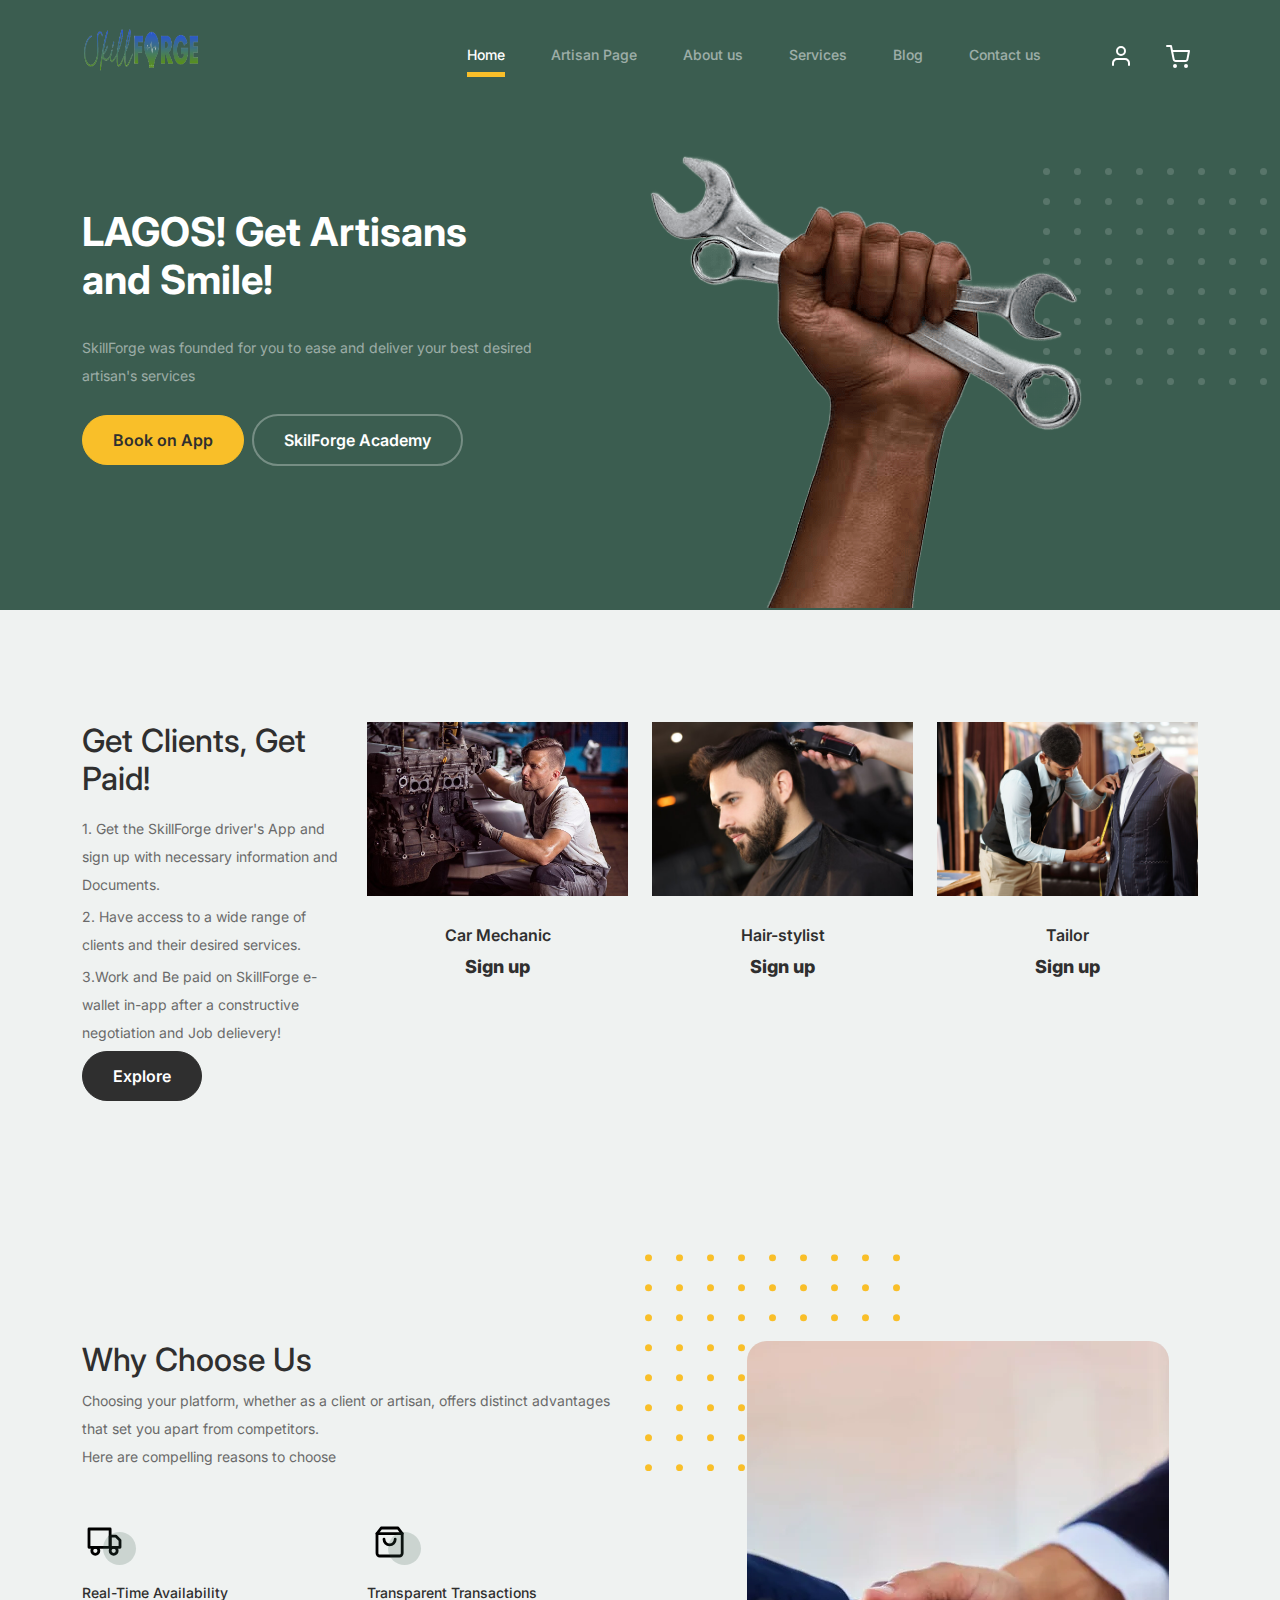
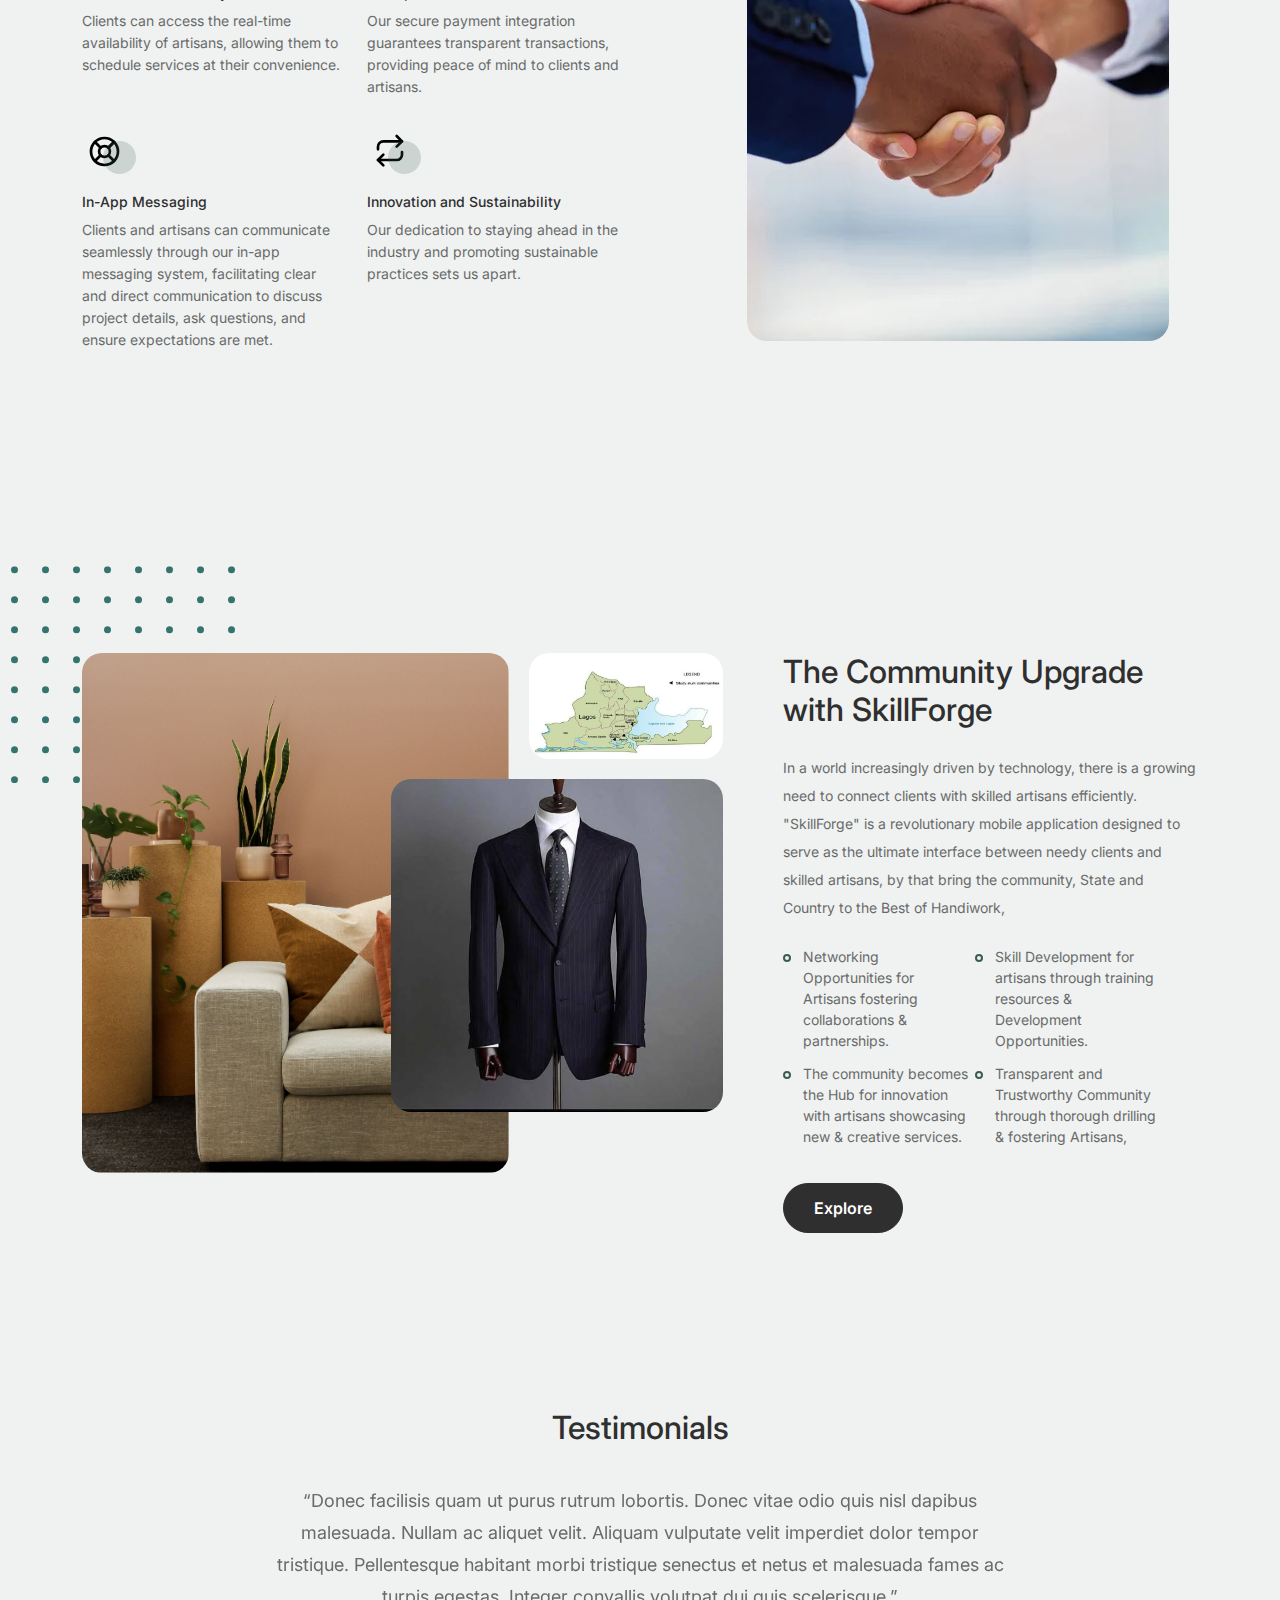
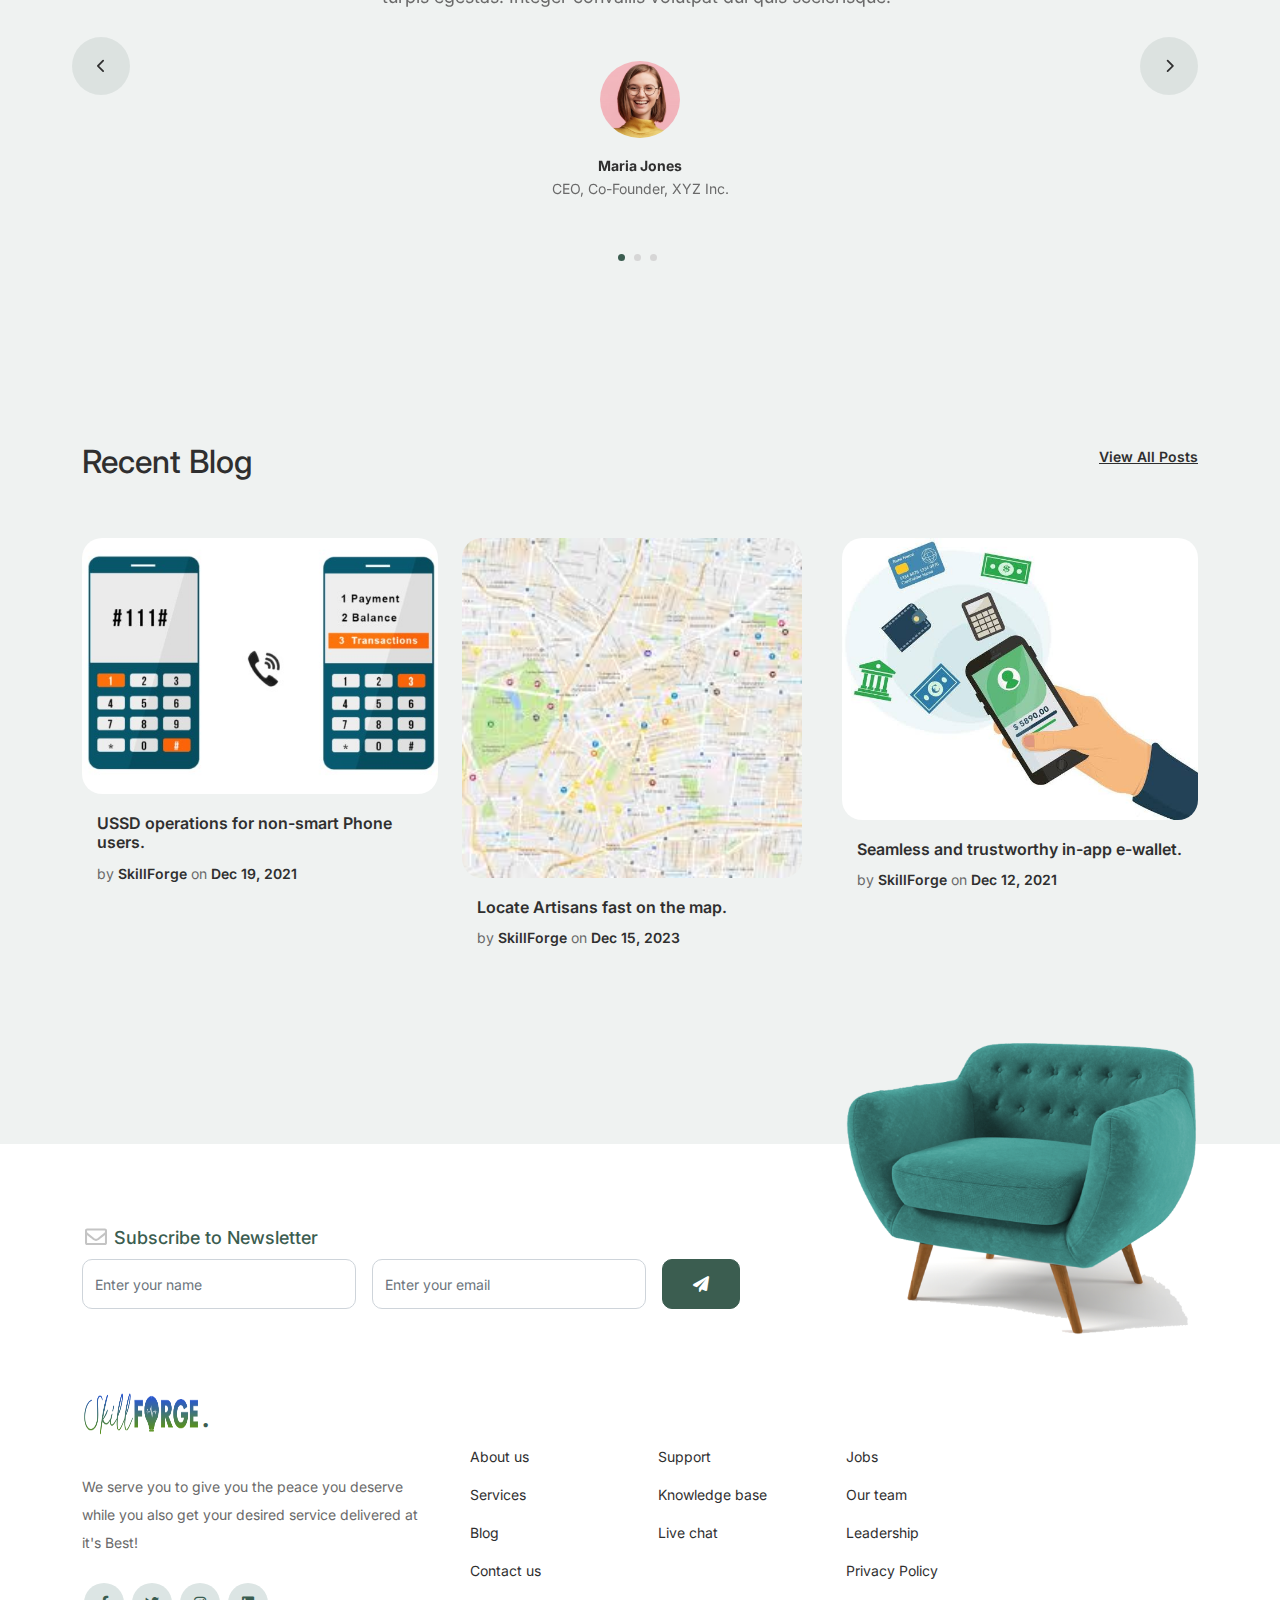
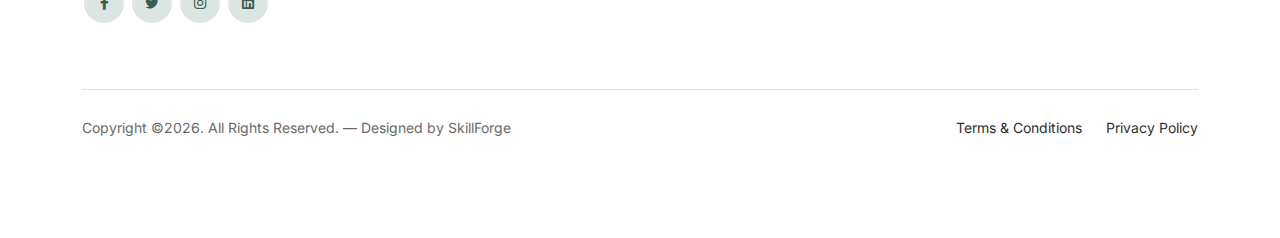
<file: index.html>
<!doctype html>
<html lang="en">
<head>
  <meta charset="utf-8">
  <meta name="viewport" content="width=device-width, initial-scale=1, shrink-to-fit=no">
  <meta name="author" content="Untree.co">
  <link rel="shortcut icon" href="favicon.png">

  <meta name="description" content="" />
  <meta name="keywords" content="bootstrap, bootstrap4" />

		<!-- Bootstrap CSS -->
		<link href="css/bootstrap.min.css" rel="stylesheet">
		<link href="https://cdnjs.cloudflare.com/ajax/libs/font-awesome/6.0.0-beta3/css/all.min.css" rel="stylesheet">
		<link href="css/tiny-slider.css" rel="stylesheet">
		<link href="css/style.css" rel="stylesheet">
		<title>SkillForge</title>
	</head>

	<body>

		<!-- Start Header/Navigation -->
		<nav class="custom-navbar navbar navbar navbar-expand-md navbar-dark bg-dark" arial-label="Furni navigation bar">

			<div class="container">
				<a class="navbar-brand" href="index.html"><img src="./images/logo,png.png" alt="" width="120px" height="60px"></a>

				<button class="navbar-toggler" type="button" data-bs-toggle="collapse" data-bs-target="#navbarsFurni" aria-controls="navbarsFurni" aria-expanded="false" aria-label="Toggle navigation">
					<span class="navbar-toggler-icon"></span>
				</button>

				<div class="collapse navbar-collapse" id="navbarsFurni">
					<ul class="custom-navbar-nav navbar-nav ms-auto mb-2 mb-md-0">
						<li class="nav-item active">
							<a class="nav-link" href="index.html">Home</a>
						</li>
						<li><a class="nav-link" href="Artisans.html">Artisan Page</a></li>
						<li><a class="nav-link" href="about.html">About us</a></li>
						<li><a class="nav-link" href="services.html">Services</a></li>
						<li><a class="nav-link" href="blog.html">Blog</a></li>
						<li><a class="nav-link" href="contact.html">Contact us</a></li>
					</ul>

					<ul class="custom-navbar-cta navbar-nav mb-2 mb-md-0 ms-5">
						<li><a class="nav-link" href="#"><img src="images/user.svg"></a></li>
						<li><a class="nav-link" href="cart.html"><img src="images/cart.svg"></a></li>
					</ul>
				</div>
			</div>
				
		</nav>
		<!-- End Header/Navigation -->

		<!-- Start Hero Section -->
			<div class="hero">
				<div class="container">
					<div class="row justify-content-between">
						<div class="col-lg-5">
							<div class="intro-excerpt">
								<h1>LAGOS! <span clsas="d-block">Get Artisans and Smile!</span></h1>
								<p class="mb-4">SkillForge was founded for you to ease and deliver your best desired artisan's services</p>
								<p><a href="" class="btn btn-secondary me-2">Book on App</a><a href="https://yelefemi.github.io/SkilForge-Academy/" class="btn btn-white-outline">SkilForge Academy</a></p>
							</div>
						</div>
						<div class="col-lg-7">
							<div class="hero-img-wrap">
								<img src="images/toolhand.png.png" class="img-fluid">
							</div>
						</div>
					</div>
				</div>
			</div>
		<!-- End Hero Section -->

		<!-- Start Product Section -->
		<div class="product-section">
			<div class="container">
				<div class="row">

					<!-- Start Column 1 -->
					<div class="col-md-12 col-lg-3 mb-5 mb-lg-0">
						<h2 class="mb-3 section-title">Get Clients, Get Paid!</h2>
						<p class="mb-1">1. Get the SkillForge driver's App and sign up with necessary information and Documents. </p>
						<p class="mb-1">2. Have access to a wide range of clients and their desired services. </p>
						
						<p class="mb-1">3.Work and Be paid on SkillForge e-wallet in-app after a constructive negotiation and Job delievery! </p>
						<p><a href="Artisans.html" class="btn">Explore</a></p>
					</div> 
					<!-- End Column 1 -->

					<!-- Start Column 2 -->
					<div class="col-12 col-md-4 col-lg-3 mb-5 mb-md-0">
						<a class="product-item" href="Artisans.html">
							<img src="images/Car-Mechanic.jpg" class="img-fluid product-thumbnail">
							<h3 class="product-title">Car Mechanic</h3>
							<strong class="product-price">Sign up</strong>

							<span class="icon-cross">
								<img src="images/cross.svg" class="img-fluid">
							</span>
						</a>
					</div> 
					<!-- End Column 2 -->

					<!-- Start Column 3 -->
					<div class="col-12 col-md-4 col-lg-3 mb-5 mb-md-0">
						<a class="product-item" href="Artisans.html">
							<img src="images/Barber1.jpg" class="img-fluid product-thumbnail">
							<h3 class="product-title">Hair-stylist</h3>
							<strong class="product-price">Sign up</strong>

							<span class="icon-cross">
								<img src="images/cross.svg" class="img-fluid">
							</span>
						</a>
					</div>
					<!-- End Column 3 -->

					<!-- Start Column 4 -->
					<div class="col-12 col-md-4 col-lg-3 mb-5 mb-md-0">
						<a class="product-item" href="Artisans.html">
							<img src="images/tailor.jpg" class="img-fluid product-thumbnail">
							<h3 class="product-title">Tailor</h3>
							<strong class="product-price">Sign up</strong>

							<span class="icon-cross">
								<img src="images/cross.svg" class="img-fluid">
							</span>
						</a>
					</div>
					<!-- End Column 4 -->

				</div>
			</div>
		</div>
		<!-- End Product Section -->

		<!-- Start Why Choose Us Section -->
		<div class="why-choose-section">
			<div class="container">
				<div class="row justify-content-between">
					<div class="col-lg-6">
						<h2 class="section-title">Why Choose Us</h2>
						<p>Choosing your platform, whether as a client or artisan, offers distinct advantages that set you apart from competitors. <br> Here are compelling reasons to choose </p>

						<div class="row my-5">
							<div class="col-6 col-md-6">
								<div class="feature">
									<div class="icon">
										<img src="images/truck.svg" alt="Image" class="imf-fluid">
									</div>
									<h3>Real-Time Availability</h3>
									<p>Clients can access the real-time availability of artisans, allowing them to schedule services at their convenience.</p>
								</div>
							</div>

							<div class="col-6 col-md-6">
								<div class="feature">
									<div class="icon">
										<img src="images/bag.svg" alt="Image" class="imf-fluid">
									</div>
									<h3>Transparent Transactions</h3>
									<p>Our secure payment integration guarantees transparent transactions, providing peace of mind to clients and artisans.</p>
								</div>
							</div>

							<div class="col-6 col-md-6">
								<div class="feature">
									<div class="icon">
										<img src="images/support.svg" alt="Image" class="imf-fluid">
									</div>
									<h3>In-App Messaging</h3>
									<p>Clients and artisans can communicate seamlessly through our in-app messaging system, facilitating clear and direct communication to discuss project details, ask questions, and ensure expectations are met.</p>
								</div>
							</div>

							<div class="col-6 col-md-6">
								<div class="feature">
									<div class="icon">
										<img src="images/return.svg" alt="Image" class="imf-fluid">
									</div>
									<h3>Innovation and Sustainability</h3>
									<p>Our dedication to staying ahead in the industry and promoting sustainable practices sets us apart.</p>
								</div>
							</div>

						</div>
					</div>

					<div class="col-lg-5">
						<div class="img-wrap">
							<img src="images/chooseUs.jpg" alt="Image" class="img-fluid">
						</div>
					</div>

				</div>
			</div>
		</div>
		<!-- End Why Choose Us Section -->

		<!-- Start We Help Section -->
		<div class="we-help-section">
			<div class="container">
				<div class="row justify-content-between">
					<div class="col-lg-7 mb-5 mb-lg-0">
						<div class="imgs-grid">
							<div class="grid grid-1"><img src="images/img-grid-1.jpg" alt="Untree.co"></div>
							<div class="grid grid-2"><img src="images/images (5).jpeg" alt="Untree.co"></div>
							<div class="grid grid-3"><img src="images/images (6).jpeg" alt="Untree.co"></div>
						</div>
					</div>
					<div class="col-lg-5 ps-lg-5">
						<h2 class="section-title mb-4">The Community Upgrade with SkillForge</h2>
						<p>In a world increasingly driven by technology, there is a growing need to connect clients with skilled artisans efficiently. "SkillForge" is a revolutionary mobile application designed to serve as the ultimate interface between needy clients and skilled artisans, by that bring the community, State and Country to the Best of Handiwork,</p>

						<ul class="list-unstyled custom-list my-4">
							<li>Networking Opportunities for Artisans fostering collaborations & partnerships.</li>
							<li>Skill Development for artisans through training resources & Development Opportunities.</li>
							<li>The community becomes the Hub for innovation with artisans showcasing new & creative services. </li>
							<li>Transparent and Trustworthy Community through thorough drilling & fostering Artisans,</li>
						</ul>
						<p><a herf="#" class="btn">Explore</a></p>
					</div>
				</div>
			</div>
		</div>
		<!-- End We Help Section -->

		<!-- Start Popular Product -->
		<!-- <div class="popular-product">
			<div class="container">
				<div class="row">

					<div class="col-12 col-md-6 col-lg-4 mb-4 mb-lg-0">
						<div class="product-item-sm d-flex">
							<div class="thumbnail">
								<img src="images/product-1.png" alt="Image" class="img-fluid">
							</div>
							<div class="pt-3">
								<h3>Nordic Chair</h3>
								<p>Donec facilisis quam ut purus rutrum lobortis. Donec vitae odio </p>
								<p><a href="#">Read More</a></p>
							</div>
						</div>
					</div>

					<div class="col-12 col-md-6 col-lg-4 mb-4 mb-lg-0">
						<div class="product-item-sm d-flex">
							<div class="thumbnail">
								<img src="images/product-2.png" alt="Image" class="img-fluid">
							</div>
							<div class="pt-3">
								<h3>Kruzo Aero Chair</h3>
								<p>Donec facilisis quam ut purus rutrum lobortis. Donec vitae odio </p>
								<p><a href="#">Read More</a></p>
							</div>
						</div>
					</div>

					<div class="col-12 col-md-6 col-lg-4 mb-4 mb-lg-0">
						<div class="product-item-sm d-flex">
							<div class="thumbnail">
								<img src="images/product-3.png" alt="Image" class="img-fluid">
							</div>
							<div class="pt-3">
								<h3>Ergonomic Chair</h3>
								<p>Donec facilisis quam ut purus rutrum lobortis. Donec vitae odio </p>
								<p><a href="#">Read More</a></p>
							</div>
						</div>
					</div>

				</div>
			</div>
		</div> -->
		<!-- End Popular Product -->

		<!-- Start Testimonial Slider -->
		<div class="testimonial-section">
			<div class="container">
				<div class="row">
					<div class="col-lg-7 mx-auto text-center">
						<h2 class="section-title">Testimonials</h2>
					</div>
				</div>

				<div class="row justify-content-center">
					<div class="col-lg-12">
						<div class="testimonial-slider-wrap text-center">

							<div id="testimonial-nav">
								<span class="prev" data-controls="prev"><span class="fa fa-chevron-left"></span></span>
								<span class="next" data-controls="next"><span class="fa fa-chevron-right"></span></span>
							</div>

							<div class="testimonial-slider">
								
								<div class="item">
									<div class="row justify-content-center">
										<div class="col-lg-8 mx-auto">

											<div class="testimonial-block text-center">
												<blockquote class="mb-5">
													<p>&ldquo;Donec facilisis quam ut purus rutrum lobortis. Donec vitae odio quis nisl dapibus malesuada. Nullam ac aliquet velit. Aliquam vulputate velit imperdiet dolor tempor tristique. Pellentesque habitant morbi tristique senectus et netus et malesuada fames ac turpis egestas. Integer convallis volutpat dui quis scelerisque.&rdquo;</p>
												</blockquote>

												<div class="author-info">
													<div class="author-pic">
														<img src="images/person-1.png" alt="Maria Jones" class="img-fluid">
													</div>
													<h3 class="font-weight-bold">Maria Jones</h3>
													<span class="position d-block mb-3">CEO, Co-Founder, XYZ Inc.</span>
												</div>
											</div>

										</div>
									</div>
								</div> 
								<!-- END item -->

								<div class="item">
									<div class="row justify-content-center">
										<div class="col-lg-8 mx-auto">

											<div class="testimonial-block text-center">
												<blockquote class="mb-5">
													<p>&ldquo;Donec facilisis quam ut purus rutrum lobortis. Donec vitae odio quis nisl dapibus malesuada. Nullam ac aliquet velit. Aliquam vulputate velit imperdiet dolor tempor tristique. Pellentesque habitant morbi tristique senectus et netus et malesuada fames ac turpis egestas. Integer convallis volutpat dui quis scelerisque.&rdquo;</p>
												</blockquote>

												<div class="author-info">
													<div class="author-pic">
														<img src="images/person-1.png" alt="Maria Jones" class="img-fluid">
													</div>
													<h3 class="font-weight-bold">Maria Jones</h3>
													<span class="position d-block mb-3">CEO, Co-Founder, XYZ Inc.</span>
												</div>
											</div>

										</div>
									</div>
								</div> 
								<!-- END item -->

								<div class="item">
									<div class="row justify-content-center">
										<div class="col-lg-8 mx-auto">

											<div class="testimonial-block text-center">
												<blockquote class="mb-5">
													<p>&ldquo;Donec facilisis quam ut purus rutrum lobortis. Donec vitae odio quis nisl dapibus malesuada. Nullam ac aliquet velit. Aliquam vulputate velit imperdiet dolor tempor tristique. Pellentesque habitant morbi tristique senectus et netus et malesuada fames ac turpis egestas. Integer convallis volutpat dui quis scelerisque.&rdquo;</p>
												</blockquote>

												<div class="author-info">
													<div class="author-pic">
														<img src="images/person-1.png" alt="Maria Jones" class="img-fluid">
													</div>
													<h3 class="font-weight-bold">Maria Jones</h3>
													<span class="position d-block mb-3">CEO, Co-Founder, XYZ Inc.</span>
												</div>
											</div>

										</div>
									</div>
								</div> 
								<!-- END item -->

							</div>

						</div>
					</div>
				</div>
			</div>
		</div>
		<!-- End Testimonial Slider -->

		<!-- Start Blog Section -->
		<div class="blog-section">
			<div class="container">
				<div class="row mb-5">
					<div class="col-md-6">
						<h2 class="section-title">Recent Blog</h2>
					</div>
					<div class="col-md-6 text-start text-md-end">
						<a href="#" class="more">View All Posts</a>
					</div>
				</div>

				<div class="row">

					<div class="col-12 col-sm-6 col-md-4 mb-4 mb-md-0">
						<div class="post-entry">
							<a href="#" class="post-thumbnail"><img src="images/ussd.jpg" alt="Image" class="img-fluid"></a>
							<div class="post-content-entry">
								<h3><a href="#">USSD operations for non-smart Phone users.</a></h3>
								<div class="meta">
									<span>by <a href="#">SkillForge</a></span> <span>on <a href="#">Dec 19, 2021</a></span>
								</div>
							</div>
						</div>
					</div>

					<div class="col-12 col-sm-6 col-md-4 mb-4 mb-md-0">
						<div class="post-entry">
							<a href="#" class="post-thumbnail"><img src="images/map.jpeg" alt="Image" width="340px" height="80px" class="img-fluid"></a>
							<div class="post-content-entry">
								<h3><a href="#">Locate Artisans fast on the map.</a></h3>
								<div class="meta">
									<span>by <a href="#">SkillForge</a></span> <span>on <a href="#">Dec 15, 2023</a></span>
								</div>
							</div>
						</div>
					</div>

					<div class="col-12 col-sm-6 col-md-4 mb-4 mb-md-0">
						<div class="post-entry">
							<a href="#" class="post-thumbnail"><img src="images/in-app.jpeg" alt="Image" class="img-fluid"></a>
							<div class="post-content-entry">
								<h3><a href="#">Seamless and trustworthy in-app e-wallet.</a></h3>
								<div class="meta">
									<span>by <a href="#">SkillForge</a></span> <span>on <a href="#">Dec 12, 2021</a></span>
								</div>
							</div>
						</div>
					</div>

				</div>
			</div>
		</div>
		<!-- End Blog Section -->	

		<!-- Start Footer Section -->
		<footer class="footer-section">
			<div class="container relative">

				<div class="sofa-img">
					<img src="images/sofa.png" alt="Image" class="img-fluid">
				</div>

				<div class="row">
					<div class="col-lg-8">
						<div class="subscription-form">
							<h3 class="d-flex align-items-center"><span class="me-1"><img src="images/envelope-outline.svg" alt="Image" class="img-fluid"></span><span>Subscribe to Newsletter</span></h3>

							<form action="#" class="row g-3">
								<div class="col-auto">
									<input type="text" class="form-control" placeholder="Enter your name">
								</div>
								<div class="col-auto">
									<input type="email" class="form-control" placeholder="Enter your email">
								</div>
								<div class="col-auto">
									<button class="btn btn-primary">
										<span class="fa fa-paper-plane"></span>
									</button>
								</div>
							</form>

						</div>
					</div>
				</div>

				<div class="row g-5 mb-5">
					<div class="col-lg-4">
						<div class="mb-4 footer-logo-wrap"><a href="#" class="footer-logo"><img src="./images/logo,png.png" alt="" width="120px" height="60px"><span>.</span></a></div>
						<p class="mb-4">We serve you to give you the peace you deserve while you also get your desired service delivered at it's Best!</p>

						<ul class="list-unstyled custom-social">
							<li><a href="#"><span class="fa fa-brands fa-facebook-f"></span></a></li>
							<li><a href="#"><span class="fa fa-brands fa-twitter"></span></a></li>
							<li><a href="#"><span class="fa fa-brands fa-instagram"></span></a></li>
							<li><a href="#"><span class="fa fa-brands fa-linkedin"></span></a></li>
						</ul>
					</div>

					<div class="col-lg-8">
						<div class="row links-wrap">
							<div class="col-6 col-sm-6 col-md-3">
								<ul class="list-unstyled">
									<li><a href="#">About us</a></li>
									<li><a href="#">Services</a></li>
									<li><a href="#">Blog</a></li>
									<li><a href="#">Contact us</a></li>
								</ul>
							</div>

							<div class="col-6 col-sm-6 col-md-3">
								<ul class="list-unstyled">
									<li><a href="#">Support</a></li>
									<li><a href="#">Knowledge base</a></li>
									<li><a href="#">Live chat</a></li>
								</ul>
							</div>

							<div class="col-6 col-sm-6 col-md-3">
								<ul class="list-unstyled">
									<li><a href="#">Jobs</a></li>
									<li><a href="#">Our team</a></li>
									<li><a href="#">Leadership</a></li>
									<li><a href="#">Privacy Policy</a></li>
								</ul>
							</div>

							<div class="col-6 col-sm-6 col-md-3">
								<!-- <ul class="list-unstyled">
									<li><a href="#">Nordic Chair</a></li>
									<li><a href="#">Kruzo Aero</a></li>
									<li><a href="#">Ergonomic Chair</a></li>
								</ul> -->
							</div>
						</div>
					</div>

				</div>

				<div class="border-top copyright">
					<div class="row pt-4">
						<div class="col-lg-6">
							<p class="mb-2 text-center text-lg-start">Copyright &copy;<script>document.write(new Date().getFullYear());</script>. All Rights Reserved. &mdash; Designed by SkillForge</p>
            </p>
						</div>

						<div class="col-lg-6 text-center text-lg-end">
							<ul class="list-unstyled d-inline-flex ms-auto">
								<li class="me-4"><a href="#">Terms &amp; Conditions</a></li>
								<li><a href="#">Privacy Policy</a></li>
							</ul>
						</div>

					</div>
				</div>

			</div>
		</footer>
		<!-- End Footer Section -->	


		<script src="js/bootstrap.bundle.min.js"></script>
		<script src="js/tiny-slider.js"></script>
		<script src="js/custom.js"></script>
	</body>

</html>
</file>
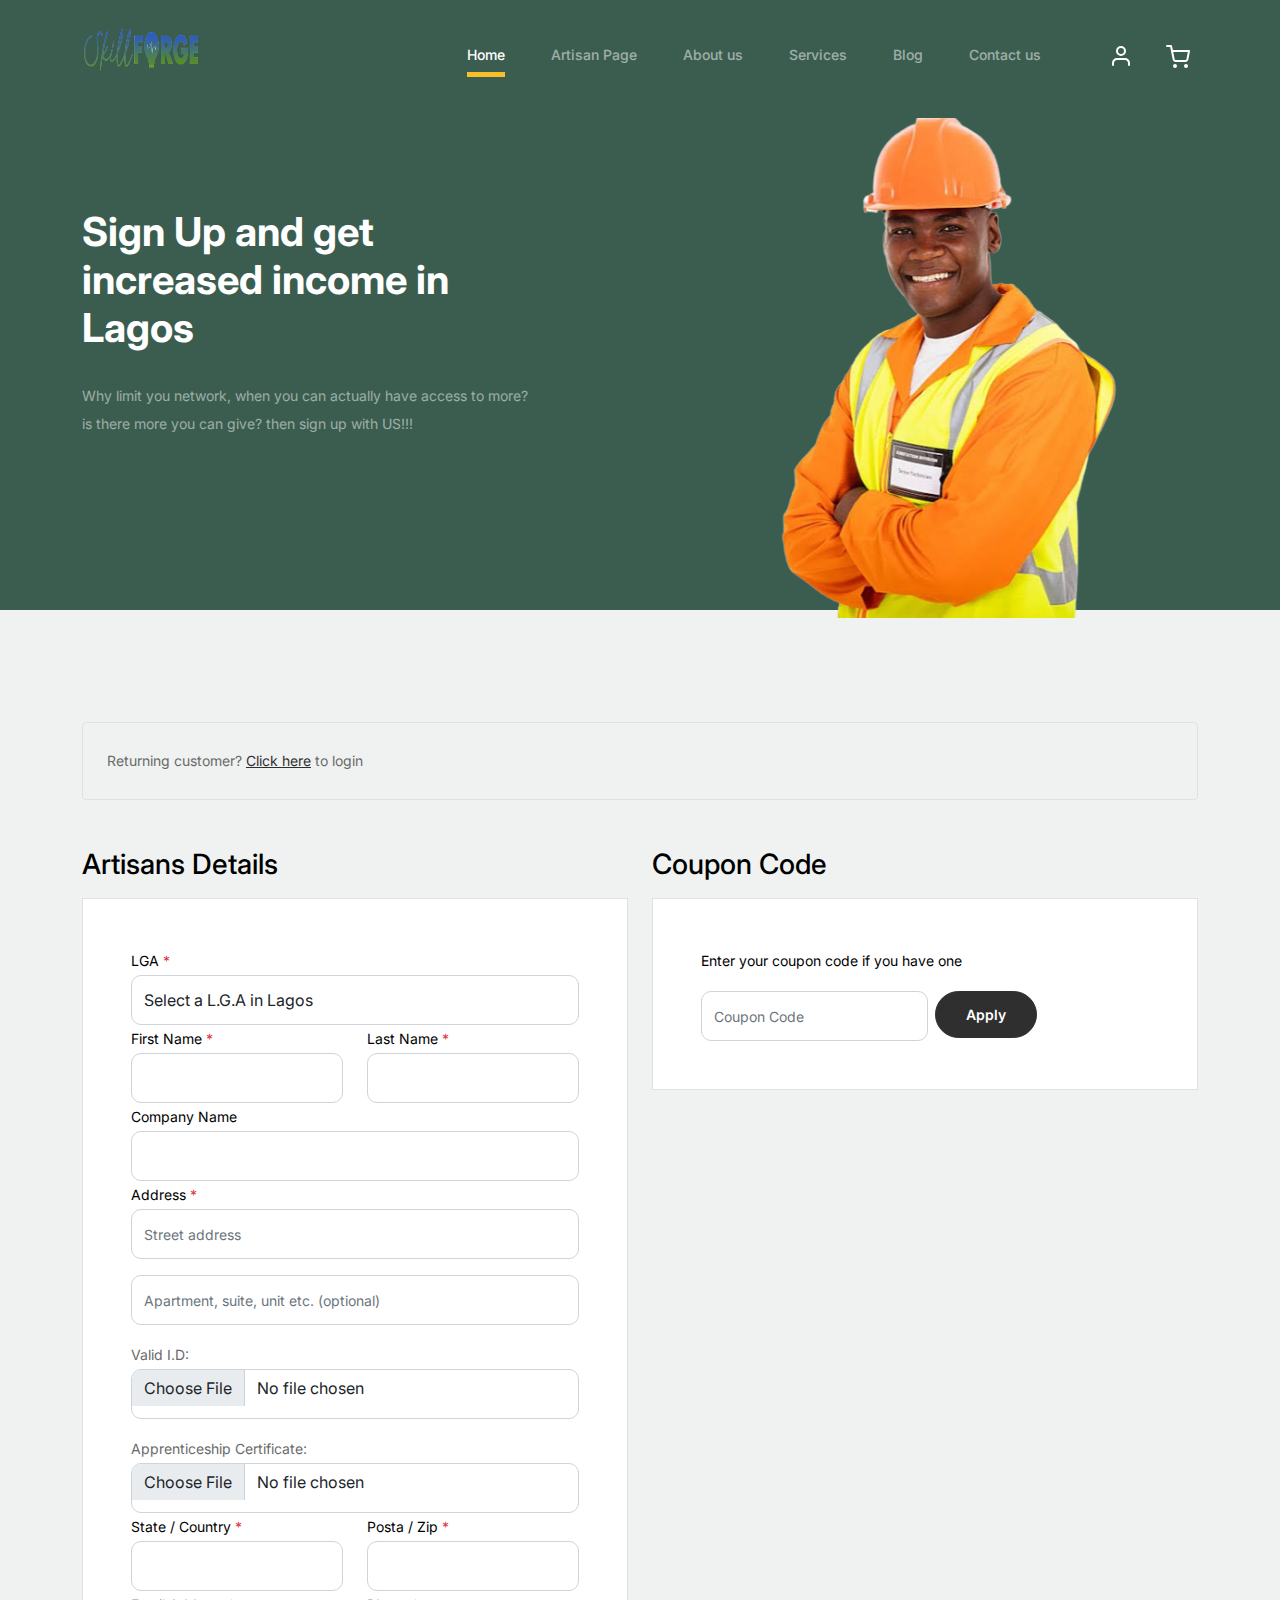
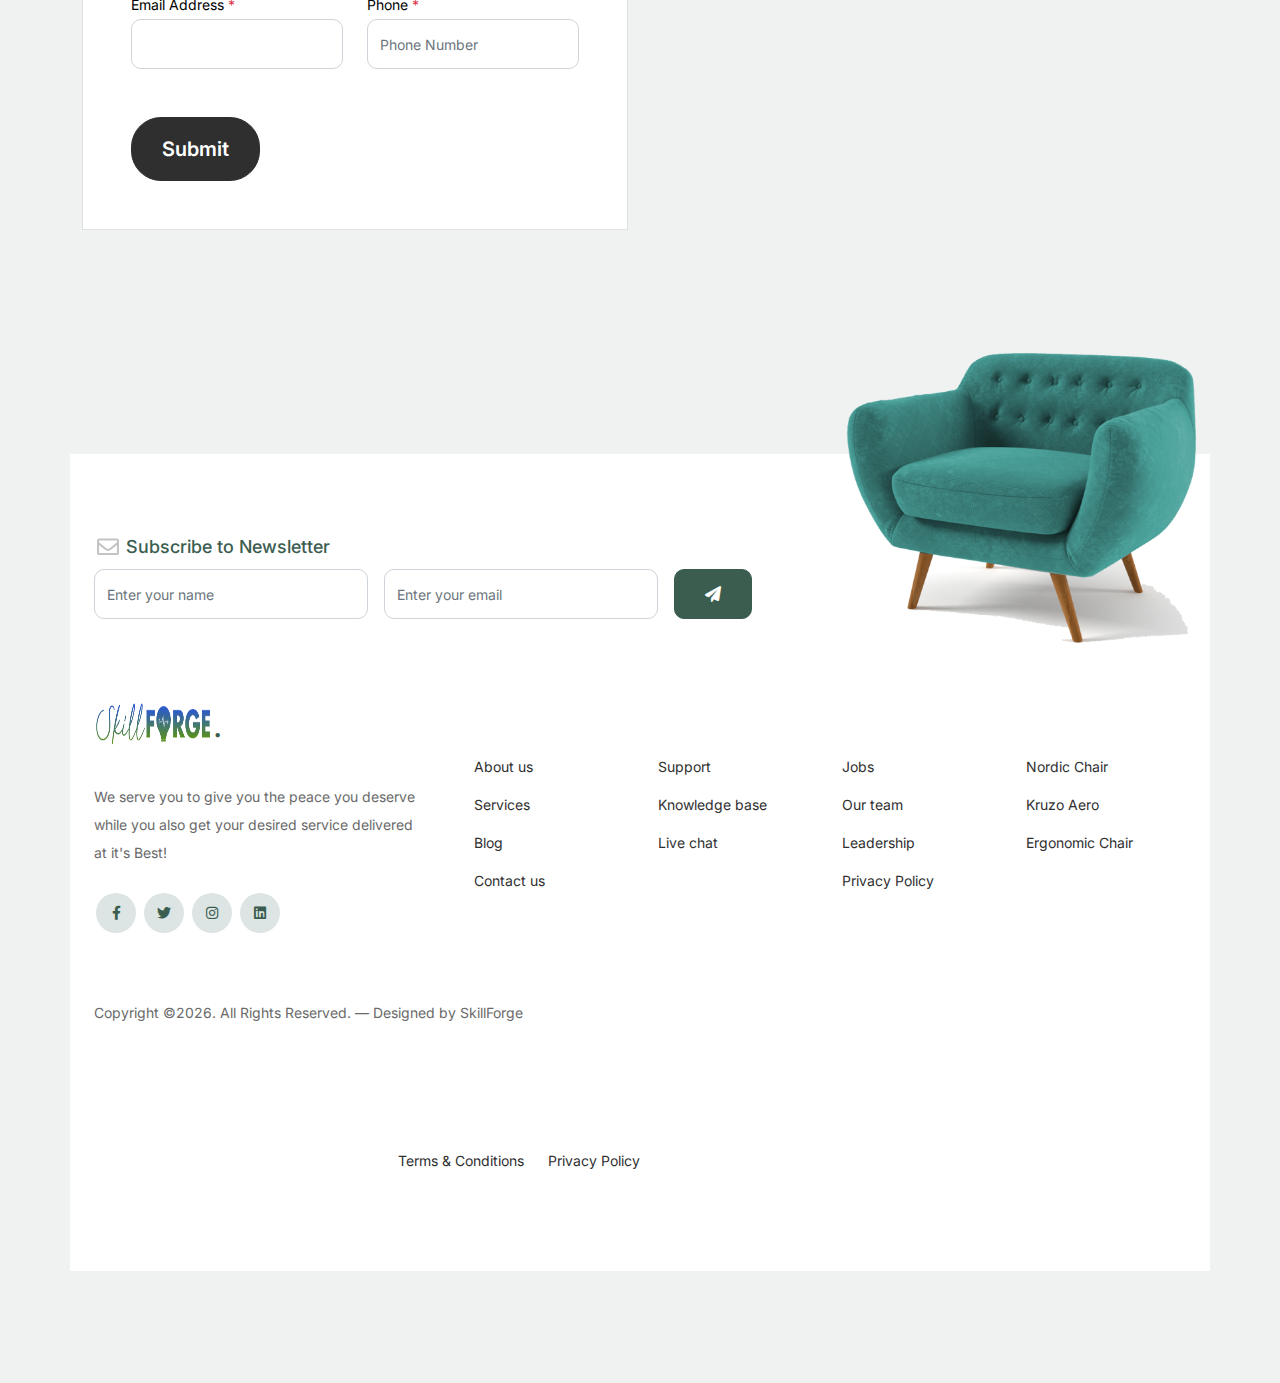
<file: Artisans.html>
<!doctype html>
<html lang="en">
<head>
  <meta charset="utf-8">
  <meta name="viewport" content="width=device-width, initial-scale=1, shrink-to-fit=no">
  <meta name="author" content="Untree.co">
  <link rel="shortcut icon" href="favicon.png">

  <meta name="description" content="" />
  <meta name="keywords" content="bootstrap, bootstrap4" />

		<!-- Bootstrap CSS -->
		<link href="css/bootstrap.min.css" rel="stylesheet">
		<link href="https://cdnjs.cloudflare.com/ajax/libs/font-awesome/6.0.0-beta3/css/all.min.css" rel="stylesheet">
		<link href="css/tiny-slider.css" rel="stylesheet">
		<link href="css/style.css" rel="stylesheet">
		<title>SkillForge</title>
	</head>

	<body>

		<!-- Start Header/Navigation -->
		<nav class="custom-navbar navbar navbar navbar-expand-md navbar-dark bg-dark" arial-label="Furni navigation bar">

			<div class="container">
				<a class="navbar-brand" href="index.html"><img src="./images/logo,png.png" alt="" width="120px" height="60px"></a>

				<button class="navbar-toggler" type="button" data-bs-toggle="collapse" data-bs-target="#navbarsFurni" aria-controls="navbarsFurni" aria-expanded="false" aria-label="Toggle navigation">
					<span class="navbar-toggler-icon"></span>
				</button>

				<div class="collapse navbar-collapse" id="navbarsFurni">
					<ul class="custom-navbar-nav navbar-nav ms-auto mb-2 mb-md-0">
						<li class="nav-item active">
							<a class="nav-link" href="index.html">Home</a>
						</li>
						<li><a class="nav-link" href="Artisans.html">Artisan Page</a></li>
						<li><a class="nav-link" href="about.html">About us</a></li>
						<li><a class="nav-link" href="services.html">Services</a></li>
						<li><a class="nav-link" href="blog.html">Blog</a></li>
						<li><a class="nav-link" href="contact.html">Contact us</a></li>
					</ul>

					<ul class="custom-navbar-cta navbar-nav mb-2 mb-md-0 ms-5">
						<li><a class="nav-link" href="#"><img src="images/user.svg"></a></li>
						<li><a class="nav-link" href="cart.html"><img src="images/cart.svg"></a></li>
					</ul>
				</div>
			</div>
				
		</nav>
		<!-- End Header/Navigation -->

		<!-- Start Hero Section -->
			<div class="hero" style="height: 500px;">
				<div class="container">
					<div class="row justify-content-between">
						<div class="col-lg-5">
							<div class="intro-excerpt">
								<h1>Sign Up and get increased income in Lagos</h1>
								<p>Why limit you network, when you can actually have access to more? <br> is there more you can give? then sign up with US!!!</p>
							</div>
						</div>
						<div class="col-lg-7" >
							<div class="art">
								<img src="images/About_img-removebg-preview.png" style="padding-left: 220px;  margin-top: -90px; height: 500px; ">
							</div>
						</div>
					</div>
				</div>
			</div>
		<!-- End Hero Section -->
		<div class="untree_co-section">
		    <div class="container">
		      <div class="row mb-5">
		        <div class="col-md-12">
		          <div class="border p-4 rounded" role="alert">
		            Returning customer? <a href="#">Click here</a> to login
		          </div>
		        </div>
		      </div>
		      <div class="row">
		        <div class="col-md-6 mb-5 mb-md-0">
		          <h2 class="h3 mb-3 text-black">Artisans Details</h2>
		          <div class="p-3 p-lg-5 border bg-white">
		            <div class="form-group">
		              <label for="c_country" class="text-black">LGA <span class="text-danger">*</span></label>
		              <select id="c_country" class="form-control">
		                <option value="1">Select a L.G.A in Lagos</option>    
		                <option value="2">Agege</option>    
		                <option value="3">Ajeromi-Ifelodun</option>    
		                <option value="4">Alimosho</option>    
		                <option value="4">Amuwo-odofin</option>    
		                <option value="5">Apapa</option>    
		                <option value="5">Badagry</option>    
		                <option value="6">Epe</option>    
		                <option value="6">Eti-osa</option>    
		                <option value="7">Ibeju-lekki</option>    
		                <option value="7">Ifako-ijaye</option>    
		                <option value="8">Ikeja</option>    
		                <option value="8">Ikorodu</option>    
		                <option value="8">Kosofe</option>    
		                <option value="8">Lagos-island</option>    
		                <option value="8">Lagos-mainland</option>    
		                <option value="9">Mushin</option>    
		                <option value="9">Ojo</option>    
		                <option value="9">Oshodi-isolo</option>    
		                <option value="9">Shomolu</option>    
		                <option value="9">Surulere</option>    
		              </select>
		            </div>
		            <div class="form-group row">
		              <div class="col-md-6">
		                <label for="c_fname" class="text-black">First Name <span class="text-danger">*</span></label>
		                <input type="text" class="form-control" id="c_fname" name="c_fname">
		              </div>
		              <div class="col-md-6">
		                <label for="c_lname" class="text-black">Last Name <span class="text-danger">*</span></label>
		                <input type="text" class="form-control" id="c_lname" name="c_lname">
		              </div>
		            </div>

		            <div class="form-group row">
		              <div class="col-md-12">
		                <label for="c_companyname" class="text-black">Company Name </label>
		                <input type="text" class="form-control" id="c_companyname" name="c_companyname">
		              </div>
		            </div>

		            <div class="form-group row">
		              <div class="col-md-12">
		                <label for="c_address" class="text-black">Address <span class="text-danger">*</span></label>
		                <input type="text" class="form-control" id="c_address" name="c_address" placeholder="Street address">
		              </div>
		            </div>

		            <div class="form-group mt-3">
		              <input type="text" class="form-control" placeholder="Apartment, suite, unit etc. (optional)">
		            </div>
		            <div class="form-group mt-3">
		             Valid I.D: <input type="file" name="Valid ID" id="" class="form-control">
		            </div>
		            <div class="form-group mt-3">
		             Apprenticeship Certificate: <input type="file" name="ValId apprenticeship document" id="" class="form-control">
		            </div>

		            <div class="form-group row">
		              <div class="col-md-6">
		                <label for="c_state_country" class="text-black">State / Country <span class="text-danger">*</span></label>
		                <input type="text" class="form-control" id="c_state_country" name="c_state_country">
		              </div>
		              <div class="col-md-6">
		                <label for="c_postal_zip" class="text-black">Posta / Zip <span class="text-danger">*</span></label>
		                <input type="text" class="form-control" id="c_postal_zip" name="c_postal_zip">
		              </div>
		            </div>

		            <div class="form-group row mb-5">
		              <div class="col-md-6">
		                <label for="c_email_address" class="text-black">Email Address <span class="text-danger">*</span></label>
		                <input type="text" class="form-control" id="c_email_address" name="c_email_address">
		              </div>
		              <div class="col-md-6">
		                <label for="c_phone" class="text-black">Phone <span class="text-danger">*</span></label>
		                <input type="text" class="form-control" id="c_phone" name="c_phone" placeholder="Phone Number">
		              </div>
		            </div>

					<div class="form-group">
						<button class="btn btn-black btn-lg py-3 btn-block" onclick="window.location='thankyou.html'">Submit</button>
					  </div>


		            <div class="form-group">
		              <!-- <label for="c_create_account" class="text-black" data-bs-toggle="collapse" href="#create_an_account" role="button" aria-expanded="false" aria-controls="create_an_account"><input type="checkbox" value="1" id="c_create_account"> Create an account?</label> -->
		              <div class="collapse" id="create_an_account">
		                <div class="py-2 mb-4">
		                  <p class="mb-3">Create an account by entering the information below. If you are a returning customer please login at the top of the page.</p>
		                  <div class="form-group">
		                    <label for="c_account_password" class="text-black">Account Password</label>
		                    <input type="email" class="form-control" id="c_account_password" name="c_account_password" placeholder="">
		                  </div>
		                </div>
		              </div>
		            </div>


		            <div class="form-group">
		              <!-- <label for="c_ship_different_address" class="text-black" data-bs-toggle="collapse" href="#ship_different_address" role="button" aria-expanded="false" aria-controls="ship_different_address"><input type="checkbox" value="1" id="c_ship_different_address"> Ship To A Different Address?</label> -->
		              <div class="collapse" id="ship_different_address">
		                <div class="py-2">

		                  <div class="form-group">
		                    <label for="c_diff_country" class="text-black">Country <span class="text-danger">*</span></label>
		                    <select id="c_diff_country" class="form-control">
		                      <option value="1">Select a country</option>    
		                      <option value="2">bangladesh</option>    
		                      <option value="3">Algeria</option>    
		                      <option value="4">Afghanistan</option>    
		                      <option value="5">Ghana</option>    
		                      <option value="6">Albania</option>    
		                      <option value="7">Bahrain</option>    
		                      <option value="8">Colombia</option>    
		                      <option value="9">Dominican Republic</option>    
		                    </select>
		                  </div>


		                  <div class="form-group row">
		                    <div class="col-md-6">
		                      <label for="c_diff_fname" class="text-black">First Name <span class="text-danger">*</span></label>
		                      <input type="text" class="form-control" id="c_diff_fname" name="c_diff_fname">
		                    </div>
		                    <div class="col-md-6">
		                      <label for="c_diff_lname" class="text-black">Last Name <span class="text-danger">*</span></label>
		                      <input type="text" class="form-control" id="c_diff_lname" name="c_diff_lname">
		                    </div>
		                  </div>

		                  <div class="form-group row">
		                    <div class="col-md-12">
		                      <label for="c_diff_companyname" class="text-black">Company Name </label>
		                      <input type="text" class="form-control" id="c_diff_companyname" name="c_diff_companyname">
		                    </div>
		                  </div>

		                  <div class="form-group row  mb-3">
		                    <div class="col-md-12">
		                      <label for="c_diff_address" class="text-black">Address <span class="text-danger">*</span></label>
		                      <input type="text" class="form-control" id="c_diff_address" name="c_diff_address" placeholder="Street address">
		                    </div>
		                  </div>

		                  <div class="form-group">
		                    <input type="text" class="form-control" placeholder="Apartment, suite, unit etc. (optional)">
		                  </div>

		                  <div class="form-group row">
		                    <div class="col-md-6">
		                      <label for="c_diff_state_country" class="text-black">State / Country <span class="text-danger">*</span></label>
		                      <input type="text" class="form-control" id="c_diff_state_country" name="c_diff_state_country">
		                    </div>
		                    <div class="col-md-6">
		                      <label for="c_diff_postal_zip" class="text-black">Posta / Zip <span class="text-danger">*</span></label>
		                      <input type="text" class="form-control" id="c_diff_postal_zip" name="c_diff_postal_zip">
		                    </div>
		                  </div>

		                  <div class="form-group row mb-5">
		                    <div class="col-md-6">
		                      <label for="c_diff_email_address" class="text-black">Email Address <span class="text-danger">*</span></label>
		                      <input type="text" class="form-control" id="c_diff_email_address" name="c_diff_email_address">
		                    </div>
		                    <div class="col-md-6">
		                      <label for="c_diff_phone" class="text-black">Phone <span class="text-danger">*</span></label>
		                      <input type="text" class="form-control" id="c_diff_phone" name="c_diff_phone" placeholder="Phone Number">
		                    </div>
		                  </div>

		                </div>

		              </div>
		            </div>

		            <!-- <div class="form-group">
		              <label for="c_order_notes" class="text-black">Order Notes</label>
		              <textarea name="c_order_notes" id="c_order_notes" cols="30" rows="5" class="form-control" placeholder="Write your notes here..."></textarea>
		            </div> -->

		          </div>
		        </div>
		        <div class="col-md-6">

		          <div class="row mb-5">
		            <div class="col-md-12">
		              <h2 class="h3 mb-3 text-black">Coupon Code</h2>
		              <div class="p-3 p-lg-5 border bg-white">

		                <label for="c_code" class="text-black mb-3">Enter your coupon code if you have one</label>
		                <div class="input-group w-75 couponcode-wrap">
		                  <input type="text" class="form-control me-2" id="c_code" placeholder="Coupon Code" aria-label="Coupon Code" aria-describedby="button-addon2">
		                  <div class="input-group-append">
		                    <button class="btn btn-black btn-sm" type="button" id="button-addon2">Apply</button>
		                  </div>
		                </div>

		              </div>
		            </div>
		          </div>

		          <!-- <div class="row mb-5">
		            <div class="col-md-12">
		              <h2 class="h3 mb-3 text-black">Your Order</h2>
		              <div class="p-3 p-lg-5 border bg-white">
		                <table class="table site-block-order-table mb-5">
		                  <thead>
		                    <th>Product</th>
		                    <th>Total</th>
		                  </thead>
		                  <tbody>
		                    <tr>
		                      <td>Top Up T-Shirt <strong class="mx-2">x</strong> 1</td>
		                      <td>$250.00</td>
		                    </tr>
		                    <tr>
		                      <td>Polo Shirt <strong class="mx-2">x</strong>   1</td>
		                      <td>$100.00</td>
		                    </tr>
		                    <tr>
		                      <td class="text-black font-weight-bold"><strong>Cart Subtotal</strong></td>
		                      <td class="text-black">$350.00</td>
		                    </tr>
		                    <tr>
		                      <td class="text-black font-weight-bold"><strong>Order Total</strong></td>
		                      <td class="text-black font-weight-bold"><strong>$350.00</strong></td>
		                    </tr>
		                  </tbody>
		                </table>

		                <div class="border p-3 mb-3">
		                  <h3 class="h6 mb-0"><a class="d-block" data-bs-toggle="collapse" href="#collapsebank" role="button" aria-expanded="false" aria-controls="collapsebank">Direct Bank Transfer</a></h3>

		                  <div class="collapse" id="collapsebank">
		                    <div class="py-2">
		                      <p class="mb-0">Make your payment directly into our bank account. Please use your Order ID as the payment reference. Your order won’t be shipped until the funds have cleared in our account.</p>
		                    </div>
		                  </div>
		                </div>

		                <div class="border p-3 mb-3">
		                  <h3 class="h6 mb-0"><a class="d-block" data-bs-toggle="collapse" href="#collapsecheque" role="button" aria-expanded="false" aria-controls="collapsecheque">Cheque Payment</a></h3>

		                  <div class="collapse" id="collapsecheque">
		                    <div class="py-2">
		                      <p class="mb-0">Make your payment directly into our bank account. Please use your Order ID as the payment reference. Your order won’t be shipped until the funds have cleared in our account.</p>
		                    </div>
		                  </div>
		                </div>

		                <div class="border p-3 mb-5">
		                  <h3 class="h6 mb-0"><a class="d-block" data-bs-toggle="collapse" href="#collapsepaypal" role="button" aria-expanded="false" aria-controls="collapsepaypal">Paypal</a></h3>

		                  <div class="collapse" id="collapsepaypal">
		                    <div class="py-2">
		                      <p class="mb-0">Make your payment directly into our bank account. Please use your Order ID as the payment reference. Your order won’t be shipped until the funds have cleared in our account.</p>
		                    </div>
		                  </div>
		                </div> -->

		               
		              </div>
		            </div>
		          </div>

		        </div>
		      </div>
		      <!-- </form> -->
		    </div>
		  </div>

		  <div class="product-section">
			<div class="container">
				<div class="row">

					
					
		
		<!-- Start Footer Section -->
		<footer class="footer-section">
			<div class="container relative">

				<div class="sofa-img">
					<img src="images/sofa.png" alt="Image" class="img-fluid">
				</div>

				<div class="row">
					<div class="col-lg-8">
						<div class="subscription-form">
							<h3 class="d-flex align-items-center"><span class="me-1"><img src="images/envelope-outline.svg" alt="Image" class="img-fluid"></span><span>Subscribe to Newsletter</span></h3>

							<form action="#" class="row g-3">
								<div class="col-auto">
									<input type="text" class="form-control" placeholder="Enter your name">
								</div>
								<div class="col-auto">
									<input type="email" class="form-control" placeholder="Enter your email">
								</div>
								<div class="col-auto">
									<button class="btn btn-primary">
										<span class="fa fa-paper-plane"></span>
									</button>
								</div>
							</form>

						</div>
					</div>
				</div>

				<div class="row g-5 mb-5">
					<div class="col-lg-4">
						<div class="mb-4 footer-logo-wrap"><a href="#" class="footer-logo"><img src="./images/logo,png.png" alt="" width="120px" height="60px"><span>.</span></a></div>
						<p class="mb-4">We serve you to give you the peace you deserve while you also get your desired service delivered at it's Best!</p>

						<ul class="list-unstyled custom-social">
							<li><a href="#"><span class="fa fa-brands fa-facebook-f"></span></a></li>
							<li><a href="#"><span class="fa fa-brands fa-twitter"></span></a></li>
							<li><a href="#"><span class="fa fa-brands fa-instagram"></span></a></li>
							<li><a href="#"><span class="fa fa-brands fa-linkedin"></span></a></li>
						</ul>
					</div>

					<div class="col-lg-8">
						<div class="row links-wrap">
							<div class="col-6 col-sm-6 col-md-3">
								<ul class="list-unstyled">
									<li><a href="#">About us</a></li>
									<li><a href="#">Services</a></li>
									<li><a href="#">Blog</a></li>
									<li><a href="#">Contact us</a></li>
								</ul>
							</div>

							<div class="col-6 col-sm-6 col-md-3">
								<ul class="list-unstyled">
									<li><a href="#">Support</a></li>
									<li><a href="#">Knowledge base</a></li>
									<li><a href="#">Live chat</a></li>
								</ul>
							</div>

							<div class="col-6 col-sm-6 col-md-3">
								<ul class="list-unstyled">
									<li><a href="#">Jobs</a></li>
									<li><a href="#">Our team</a></li>
									<li><a href="#">Leadership</a></li>
									<li><a href="#">Privacy Policy</a></li>
								</ul>
							</div>

							<div class="col-6 col-sm-6 col-md-3">
								<ul class="list-unstyled">
									<li><a href="#">Nordic Chair</a></li>
									<li><a href="#">Kruzo Aero</a></li>
									<li><a href="#">Ergonomic Chair</a></li>
								</ul>
							</div>
						</div>
					</div>
					<p class="mb-2 text-center text-lg-start">Copyright &copy;<script>document.write(new Date().getFullYear());</script>. All Rights Reserved. &mdash; Designed by SkillForge</p>
            </p>
				</div>
				<div class="col-lg-6 text-center text-lg-end">
					<ul class="list-unstyled d-inline-flex ms-auto">
						<li class="me-4"><a href="#">Terms &amp; Conditions</a></li>
						<li><a href="#">Privacy Policy</a></li>
					</ul>
				</div>

				

			</div>
		</footer>
		<!-- End Footer Section -->	


		<script src="js/bootstrap.bundle.min.js"></script>
		<script src="js/tiny-slider.js"></script>
		<script src="js/custom.js"></script>
	</body>

</html>
</file>
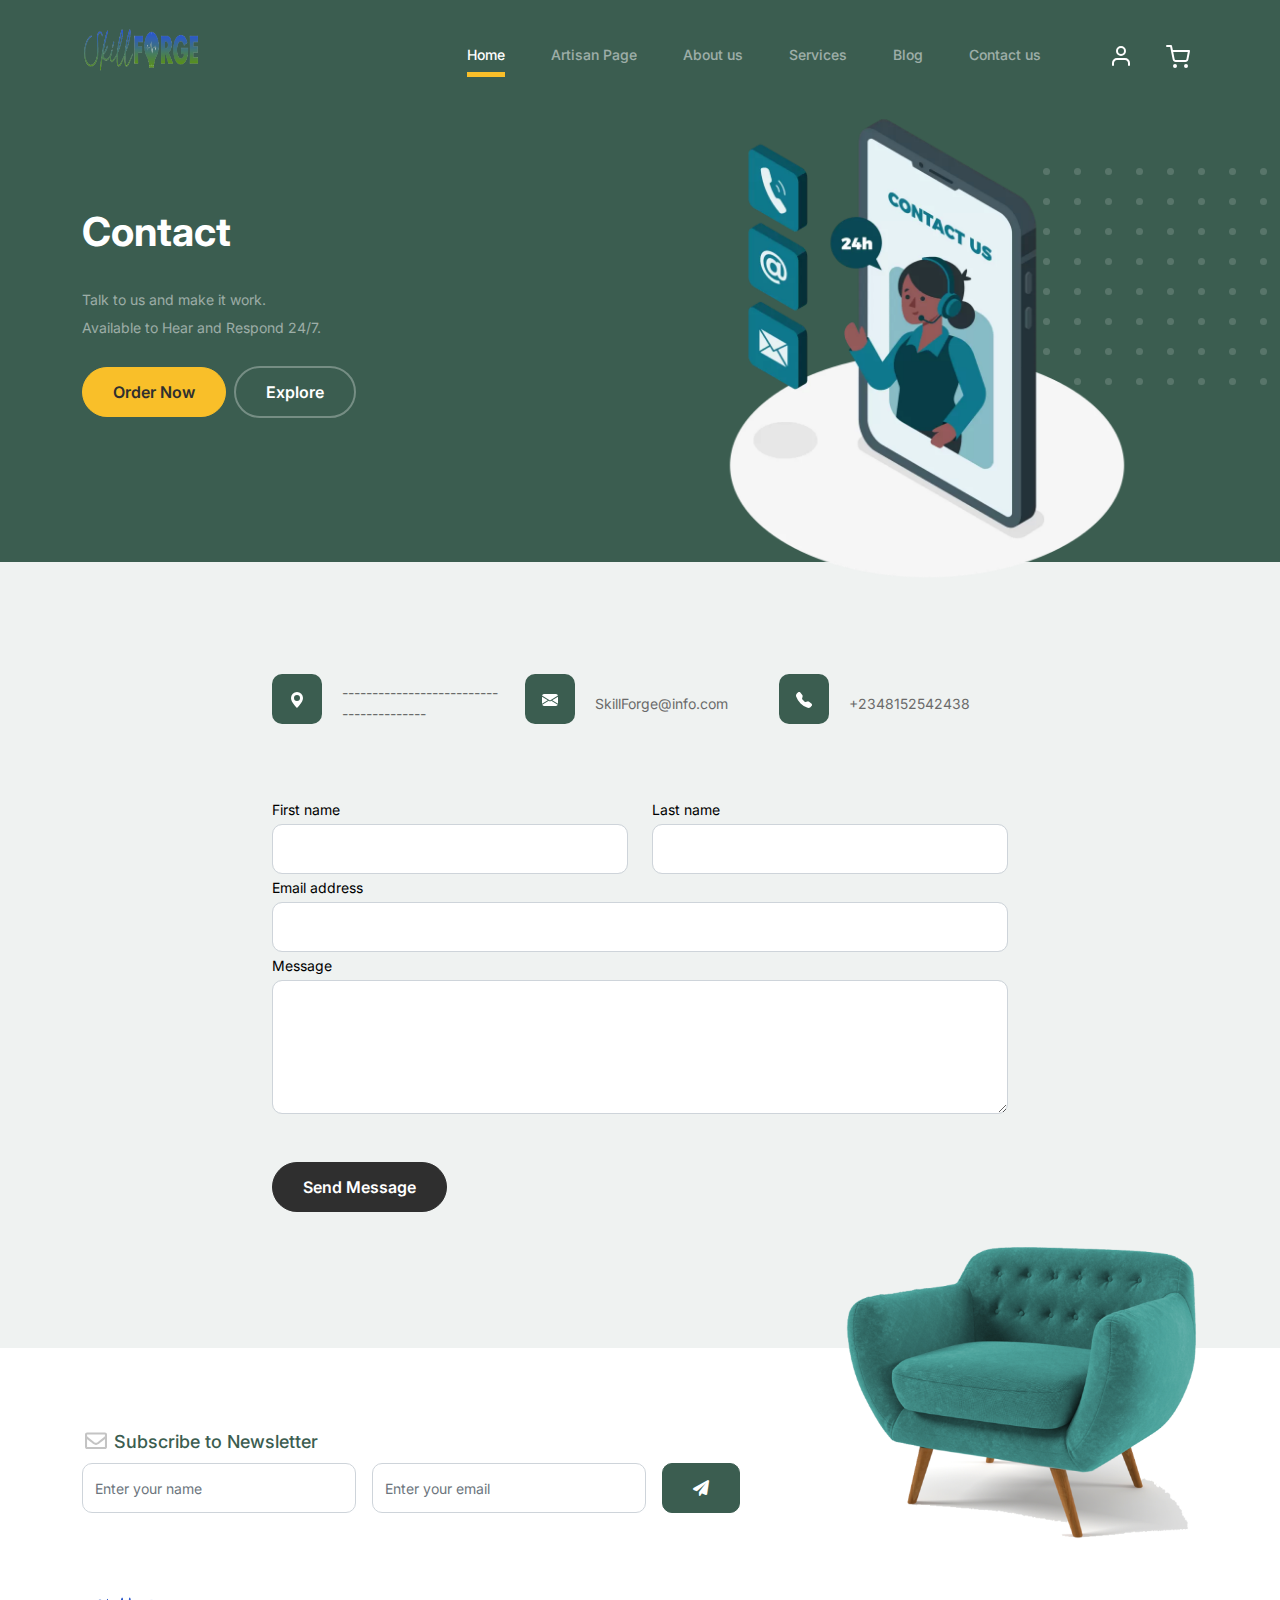
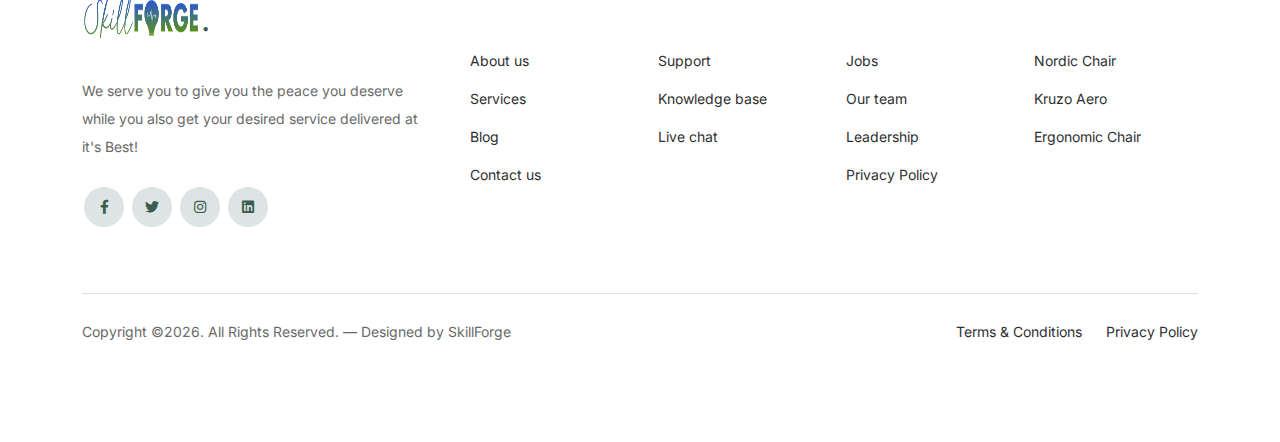
<file: contact.html>
<!doctype html>
<html lang="en">
<head>
  <meta charset="utf-8">
  <meta name="viewport" content="width=device-width, initial-scale=1, shrink-to-fit=no">
  <meta name="author" content="Untree.co">
  <link rel="shortcut icon" href="favicon.png">

  <meta name="description" content="" />
  <meta name="keywords" content="bootstrap, bootstrap4" />

		<!-- Bootstrap CSS -->
		<link href="css/bootstrap.min.css" rel="stylesheet">
		<link href="https://cdnjs.cloudflare.com/ajax/libs/font-awesome/6.0.0-beta3/css/all.min.css" rel="stylesheet">
		<link href="css/tiny-slider.css" rel="stylesheet">
		<link href="css/style.css" rel="stylesheet">
		<title>SkillForge</title>
	</head>

	<body>

		<!-- Start Header/Navigation -->
		<nav class="custom-navbar navbar navbar navbar-expand-md navbar-dark bg-dark" arial-label="Furni navigation bar">

			<div class="container">
				<a class="navbar-brand" href="index.html"><img src="./images/logo,png.png" alt="" width="120px" height="60px"></a>
				<button class="navbar-toggler" type="button" data-bs-toggle="collapse" data-bs-target="#navbarsFurni" aria-controls="navbarsFurni" aria-expanded="false" aria-label="Toggle navigation">
					<span class="navbar-toggler-icon"></span>
				</button>

				<div class="collapse navbar-collapse" id="navbarsFurni">
					<ul class="custom-navbar-nav navbar-nav ms-auto mb-2 mb-md-0">
						<li class="nav-item active">
							<a class="nav-link" href="index.html">Home</a>
						</li>
						<li><a class="nav-link" href="Artisans.html">Artisan Page</a></li>
						<li><a class="nav-link" href="about.html">About us</a></li>
						<li><a class="nav-link" href="services.html">Services</a></li>
						<li><a class="nav-link" href="blog.html">Blog</a></li>
						<li><a class="nav-link" href="contact.html">Contact us</a></li>
					</ul>

					<ul class="custom-navbar-cta navbar-nav mb-2 mb-md-0 ms-5">
						<li><a class="nav-link" href="#"><img src="images/user.svg"></a></li>
						<li><a class="nav-link" href="cart.html"><img src="images/cart.svg"></a></li>
					</ul>
				</div>			</div>
				
		</nav>
		<!-- End Header/Navigation -->

		<!-- Start Hero Section -->
			<div class="hero">
				<div class="container">
					<div class="row justify-content-between">
						<div class="col-lg-5">
							<div class="intro-excerpt">
								<h1>Contact</h1>
								<p class="mb-4">Talk to us and make it work. <br> Available to Hear and Respond 24/7.</p>
								<p><a href="services.html" class="btn btn-secondary me-2">Order Now</a><a href="#" class="btn btn-white-outline">Explore</a></p>
							</div>
						</div>
						<div class="col-lg-7">
							<div class="hero-img-wrap">
								<img src="images/Contact-us.jpeg" class="img-fluid" style="height: 500px; padding-left: 120px; margin-top: -20px;">
							</div>
						</div>
					</div>
				</div>
			</div>
		<!-- End Hero Section -->

		
		<!-- Start Contact Form -->
		<div class="untree_co-section">
      <div class="container">

        <div class="block">
          <div class="row justify-content-center">


            <div class="col-md-8 col-lg-8 pb-4">


              <div class="row mb-5">
                <div class="col-lg-4">
                  <div  class="service no-shadow align-items-center link horizontal d-flex active" data-aos="fade-left" data-aos-delay="0">
                    <div class="service-icon color-1 mb-4">
                      <svg xmlns="http://www.w3.org/2000/svg" width="16" height="16" fill="currentColor" class="bi bi-geo-alt-fill" viewBox="0 0 16 16">
                        <path d="M8 16s6-5.686 6-10A6 6 0 0 0 2 6c0 4.314 6 10 6 10zm0-7a3 3 0 1 1 0-6 3 3 0 0 1 0 6z"/>
                      </svg>
                    </div> <!-- /.icon -->
                    <div class="service-contents">
                      <p>----------------------------------------</p>
                    </div> <!-- /.service-contents-->
                  </div> <!-- /.service -->
                </div>

                <div class="col-lg-4">
                  <div  class="service no-shadow align-items-center link horizontal d-flex active" data-aos="fade-left" data-aos-delay="0">
                    <div class="service-icon color-1 mb-4">
                      <svg xmlns="http://www.w3.org/2000/svg" width="16" height="16" fill="currentColor" class="bi bi-envelope-fill" viewBox="0 0 16 16">
                        <path d="M.05 3.555A2 2 0 0 1 2 2h12a2 2 0 0 1 1.95 1.555L8 8.414.05 3.555zM0 4.697v7.104l5.803-3.558L0 4.697zM6.761 8.83l-6.57 4.027A2 2 0 0 0 2 14h12a2 2 0 0 0 1.808-1.144l-6.57-4.027L8 9.586l-1.239-.757zm3.436-.586L16 11.801V4.697l-5.803 3.546z"/>
                      </svg>
                    </div> <!-- /.icon -->
                    <div class="service-contents">
                      <p>SkillForge@info.com</p>
                    </div> <!-- /.service-contents-->
                  </div> <!-- /.service -->
                </div>

                <div class="col-lg-4">
                  <div  class="service no-shadow align-items-center link horizontal d-flex active" data-aos="fade-left" data-aos-delay="0">
                    <div class="service-icon color-1 mb-4">
                      <svg xmlns="http://www.w3.org/2000/svg" width="16" height="16" fill="currentColor" class="bi bi-telephone-fill" viewBox="0 0 16 16">
                        <path fill-rule="evenodd" d="M1.885.511a1.745 1.745 0 0 1 2.61.163L6.29 2.98c.329.423.445.974.315 1.494l-.547 2.19a.678.678 0 0 0 .178.643l2.457 2.457a.678.678 0 0 0 .644.178l2.189-.547a1.745 1.745 0 0 1 1.494.315l2.306 1.794c.829.645.905 1.87.163 2.611l-1.034 1.034c-.74.74-1.846 1.065-2.877.702a18.634 18.634 0 0 1-7.01-4.42 18.634 18.634 0 0 1-4.42-7.009c-.362-1.03-.037-2.137.703-2.877L1.885.511z"/>
                      </svg>
                    </div> <!-- /.icon -->
                    <div class="service-contents">
                      <p>+2348152542438</p>
                    </div> <!-- /.service-contents-->
                  </div> <!-- /.service -->
                </div>
              </div>

              <form>
                <div class="row">
                  <div class="col-6">
                    <div class="form-group">
                      <label class="text-black" for="fname">First name</label>
                      <input type="text" class="form-control" id="fname">
                    </div>
                  </div>
                  <div class="col-6">
                    <div class="form-group">
                      <label class="text-black" for="lname">Last name</label>
                      <input type="text" class="form-control" id="lname">
                    </div>
                  </div>
                </div>
                <div class="form-group">
                  <label class="text-black" for="email">Email address</label>
                  <input type="email" class="form-control" id="email">
                </div>

                <div class="form-group mb-5">
                  <label class="text-black" for="message">Message</label>
                  <textarea name="" class="form-control" id="message" cols="30" rows="5"></textarea>
                </div>

                <button type="submit" class="btn btn-primary-hover-outline">Send Message</button>
              </form>

            </div>

          </div>

        </div>

      </div>


    </div>
  </div>

  <!-- End Contact Form -->

		

		<!-- Start Footer Section -->
		<footer class="footer-section">
			<div class="container relative">

				<div class="sofa-img">
					<img src="images/sofa.png" alt="Image" class="img-fluid">
				</div>

				<div class="row">
					<div class="col-lg-8">
						<div class="subscription-form">
							<h3 class="d-flex align-items-center"><span class="me-1"><img src="images/envelope-outline.svg" alt="Image" class="img-fluid"></span><span>Subscribe to Newsletter</span></h3>

							<form action="#" class="row g-3">
								<div class="col-auto">
									<input type="text" class="form-control" placeholder="Enter your name">
								</div>
								<div class="col-auto">
									<input type="email" class="form-control" placeholder="Enter your email">
								</div>
								<div class="col-auto">
									<button class="btn btn-primary">
										<span class="fa fa-paper-plane"></span>
									</button>
								</div>
							</form>

						</div>
					</div>
				</div>

				<div class="row g-5 mb-5">
					<div class="col-lg-4">
						<div class="mb-4 footer-logo-wrap"><a href="#" class="footer-logo"><img src="./images/logo,png.png" alt="" width="120px" height="60px"><span>.</span></a></div>
						<p class="mb-4">We serve you to give you the peace you deserve while you also get your desired service delivered at it's Best!</p>

						<ul class="list-unstyled custom-social">
							<li><a href="#"><span class="fa fa-brands fa-facebook-f"></span></a></li>
							<li><a href="#"><span class="fa fa-brands fa-twitter"></span></a></li>
							<li><a href="#"><span class="fa fa-brands fa-instagram"></span></a></li>
							<li><a href="#"><span class="fa fa-brands fa-linkedin"></span></a></li>
						</ul>
					</div>

					<div class="col-lg-8">
						<div class="row links-wrap">
							<div class="col-6 col-sm-6 col-md-3">
								<ul class="list-unstyled">
									<li><a href="#">About us</a></li>
									<li><a href="#">Services</a></li>
									<li><a href="#">Blog</a></li>
									<li><a href="#">Contact us</a></li>
								</ul>
							</div>

							<div class="col-6 col-sm-6 col-md-3">
								<ul class="list-unstyled">
									<li><a href="#">Support</a></li>
									<li><a href="#">Knowledge base</a></li>
									<li><a href="#">Live chat</a></li>
								</ul>
							</div>

							<div class="col-6 col-sm-6 col-md-3">
								<ul class="list-unstyled">
									<li><a href="#">Jobs</a></li>
									<li><a href="#">Our team</a></li>
									<li><a href="#">Leadership</a></li>
									<li><a href="#">Privacy Policy</a></li>
								</ul>
							</div>

							<div class="col-6 col-sm-6 col-md-3">
								<ul class="list-unstyled">
									<li><a href="#">Nordic Chair</a></li>
									<li><a href="#">Kruzo Aero</a></li>
									<li><a href="#">Ergonomic Chair</a></li>
								</ul>
							</div>
						</div>
					</div>

				</div>

				<div class="border-top copyright">
					<div class="row pt-4">
						<div class="col-lg-6">
							<p class="mb-2 text-center text-lg-start">Copyright &copy;<script>document.write(new Date().getFullYear());</script>. All Rights Reserved. &mdash; Designed by SkillForge</p>
            </p>
						</div>

						<div class="col-lg-6 text-center text-lg-end">
							<ul class="list-unstyled d-inline-flex ms-auto">
								<li class="me-4"><a href="#">Terms &amp; Conditions</a></li>
								<li><a href="#">Privacy Policy</a></li>
							</ul>
						</div>

					</div>
				</div>

			</div>
		</footer>
		<!-- End Footer Section -->	


		<script src="js/bootstrap.bundle.min.js"></script>
		<script src="js/tiny-slider.js"></script>
		<script src="js/custom.js"></script>
	</body>

</html>
</file>
<file: css/tiny-slider.css>
.tns-outer{padding:0 !important}.tns-outer [hidden]{display:none !important}.tns-outer [aria-controls],.tns-outer [data-action]{cursor:pointer}.tns-slider{-webkit-transition:all 0s;-moz-transition:all 0s;transition:all 0s}.tns-slider>.tns-item{-webkit-box-sizing:border-box;-moz-box-sizing:border-box;box-sizing:border-box}.tns-horizontal.tns-subpixel{white-space:nowrap}.tns-horizontal.tns-subpixel>.tns-item{display:inline-block;vertical-align:top;white-space:normal}.tns-horizontal.tns-no-subpixel:after{content:'';display:table;clear:both}.tns-horizontal.tns-no-subpixel>.tns-item{float:left}.tns-horizontal.tns-carousel.tns-no-subpixel>.tns-item{margin-right:-100%}.tns-no-calc{position:relative;left:0}.tns-gallery{position:relative;left:0;min-height:1px}.tns-gallery>.tns-item{position:absolute;left:-100%;-webkit-transition:transform 0s, opacity 0s;-moz-transition:transform 0s, opacity 0s;transition:transform 0s, opacity 0s}.tns-gallery>.tns-slide-active{position:relative;left:auto !important}.tns-gallery>.tns-moving{-webkit-transition:all 0.25s;-moz-transition:all 0.25s;transition:all 0.25s}.tns-autowidth{display:inline-block}.tns-lazy-img{-webkit-transition:opacity 0.6s;-moz-transition:opacity 0.6s;transition:opacity 0.6s;opacity:0.6}.tns-lazy-img.tns-complete{opacity:1}.tns-ah{-webkit-transition:height 0s;-moz-transition:height 0s;transition:height 0s}.tns-ovh{overflow:hidden}.tns-visually-hidden{position:absolute;left:-10000em}.tns-transparent{opacity:0;visibility:hidden}.tns-fadeIn{opacity:1;filter:alpha(opacity=100);z-index:0}.tns-normal,.tns-fadeOut{opacity:0;filter:alpha(opacity=0);z-index:-1}.tns-vpfix{white-space:nowrap}.tns-vpfix>div,.tns-vpfix>li{display:inline-block}.tns-t-subp2{margin:0 auto;width:310px;position:relative;height:10px;overflow:hidden}.tns-t-ct{width:2333.3333333%;width:-webkit-calc(100% * 70 / 3);width:-moz-calc(100% * 70 / 3);width:calc(100% * 70 / 3);position:absolute;right:0}.tns-t-ct:after{content:'';display:table;clear:both}.tns-t-ct>div{width:1.4285714%;width:-webkit-calc(100% / 70);width:-moz-calc(100% / 70);width:calc(100% / 70);height:10px;float:left}

/*# sourceMappingURL=sourcemaps/tiny-slider.css.map */
</file>
<file: css/style.css>
/*
* Template Name: UntreeStore
* Template Author: Untree.co
* Author URI: https://untree.co/
* License: https://creativecommons.org/licenses/by/3.0/
*/
@import url("https://fonts.googleapis.com/css2?family=Inter:wght@400;500;600;700;800&display=swap");
body {
  overflow-x: hidden;
  position: relative; }

body {
  font-family: "Inter", sans-serif;
  font-weight: 400;
  line-height: 28px;
  color: #6a6a6a;
  font-size: 14px;
  background-color: #eff2f1; }
.nav{
    background-color: #d6d6d6 !important; 

}
a {
  text-decoration: none;
  -webkit-transition: .3s all ease;
  -o-transition: .3s all ease;
  transition: .3s all ease;
  color: #2f2f2f;
  text-decoration: underline; }
  a:hover {
    color: #2f2f2f;
    text-decoration: none; }
  a.more {
    font-weight: 600; }

.custom-navbar {
  background: #3b5d50 !important;
  padding-top: 20px;
  padding-bottom: 20px; }
  .custom-navbar .navbar-brand {
    font-size: 32px;
    font-weight: 600; }
    .custom-navbar .navbar-brand > span {
      opacity: .4; }
  .custom-navbar .navbar-toggler {
    border-color: transparent; }
    .custom-navbar .navbar-toggler:active, .custom-navbar .navbar-toggler:focus {
      -webkit-box-shadow: none;
      box-shadow: none;
      outline: none; }
  @media (min-width: 992px) {
    .custom-navbar .custom-navbar-nav li {
      margin-left: 15px;
      margin-right: 15px; } }
  .custom-navbar .custom-navbar-nav li a {
    font-weight: 500;
    color: #ffffff !important;
    opacity: .5;
    -webkit-transition: .3s all ease;
    -o-transition: .3s all ease;
    transition: .3s all ease;
    position: relative; }
    @media (min-width: 768px) {
      .custom-navbar .custom-navbar-nav li a:before {
        content: "";
        position: absolute;
        bottom: 0;
        left: 8px;
        right: 8px;
        background: #f9bf29;
        height: 5px;
        opacity: 1;
        visibility: visible;
        width: 0;
        -webkit-transition: .15s all ease-out;
        -o-transition: .15s all ease-out;
        transition: .15s all ease-out; } }
    .custom-navbar .custom-navbar-nav li a:hover {
      opacity: 1; }
      .custom-navbar .custom-navbar-nav li a:hover:before {
        width: calc(100% - 16px); }
  .custom-navbar .custom-navbar-nav li.active a {
    opacity: 1; }
    .custom-navbar .custom-navbar-nav li.active a:before {
      width: calc(100% - 16px); }
  .custom-navbar .custom-navbar-cta {
    margin-left: 0 !important;
    -webkit-box-orient: horizontal;
    -webkit-box-direction: normal;
    -ms-flex-direction: row;
    flex-direction: row; }
    @media (min-width: 768px) {
      .custom-navbar .custom-navbar-cta {
        margin-left: 40px !important; } }
    .custom-navbar .custom-navbar-cta li {
      margin-left: 0px;
      margin-right: 0px; }
      .custom-navbar .custom-navbar-cta li:first-child {
        margin-right: 20px; }

.hero {
  background: #3b5d50;
  padding: calc(4rem - 30px) 0 0rem 0; }
  @media (min-width: 768px) {
    .hero {
      padding: calc(4rem - 30px) 0 4rem 0; } }
  @media (min-width: 992px) {
    .hero {
      padding: calc(8rem - 30px) 0 8rem 0; } }
  .hero .intro-excerpt {
    position: relative;
    z-index: 4; }
    @media (min-width: 992px) {
      .hero .intro-excerpt {
        max-width: 450px; } }
  .hero h1 {
    font-weight: 700;
    color: #ffffff;
    margin-bottom: 30px; }
    @media (min-width: 1400px) {
      .hero h1 {
        font-size: 54px; } }
  .hero p {
    color: rgba(255, 255, 255, 0.5);
    margin-botom: 30px; }
  .hero .hero-img-wrap {
    position: relative; }
    .hero .hero-img-wrap img {
      position: relative;
      top: 0px;
      right: 0px;
      z-index: 2;
      max-width: 780px;
      left: -20px; }
      @media (min-width: 768px) {
        .hero .hero-img-wrap img {
          right: 0px;
          left: -100px; } }
      @media (min-width: 992px) {
        .hero .hero-img-wrap img {
          left: 0px;
          top: -80px;
          position: absolute;
          right: -50px; } }
      @media (min-width: 1200px) {
        .hero .hero-img-wrap img {
          left: 0px;
          top: -100px;
          right: -100px; } }
    .hero .hero-img-wrap:after {
      content: "";
      position: absolute;
      width: 255px;
      height: 217px;
      background-image: url("../images/dots-light.svg");
      background-size: contain;
      background-repeat: no-repeat;
      right: -100px;
      top: -0px; }
      @media (min-width: 1200px) {
        .hero .hero-img-wrap:after {
          top: -40px; } }

.btn {
  font-weight: 600;
  padding: 12px 30px;
  border-radius: 30px;
  color: #ffffff;
  background: #2f2f2f;
  border-color: #2f2f2f; }
  .btn:hover {
    color: #ffffff;
    background: #222222;
    border-color: #222222; }
  .btn:active, .btn:focus {
    outline: none !important;
    -webkit-box-shadow: none;
    box-shadow: none; }
  .btn.btn-primary {
    background: #3b5d50;
    border-color: #3b5d50; }
    .btn.btn-primary:hover {
      background: #314d43;
      border-color: #314d43; }
  .btn.btn-secondary {
    color: #2f2f2f;
    background: #f9bf29;
    border-color: #f9bf29; }
    .btn.btn-secondary:hover {
      background: #f8b810;
      border-color: #f8b810; }
  .btn.btn-white-outline {
    background: transparent;
    border-width: 2px;
    border-color: rgba(255, 255, 255, 0.3); }
    .btn.btn-white-outline:hover {
      border-color: white;
      color: #ffffff; }

.section-title {
  color: #2f2f2f; }

.product-section {
  padding: 7rem 0; }
  .product-section .product-item {
    text-align: center;
    text-decoration: none;
    display: block;
    position: relative;
    padding-bottom: 50px;
    cursor: pointer; }
    .product-section .product-item .product-thumbnail {
      margin-bottom: 30px;
      position: relative;
      top: 0;
      -webkit-transition: .3s all ease;
      -o-transition: .3s all ease;
      transition: .3s all ease; }
    .product-section .product-item h3 {
      font-weight: 600;
      font-size: 16px; }
    .product-section .product-item strong {
      font-weight: 800 !important;
      font-size: 18px !important; }
    .product-section .product-item h3, .product-section .product-item strong {
      color: #2f2f2f;
      text-decoration: none; }
    .product-section .product-item .icon-cross {
      position: absolute;
      width: 35px;
      height: 35px;
      display: inline-block;
      background: #2f2f2f;
      bottom: 15px;
      left: 50%;
      -webkit-transform: translateX(-50%);
      -ms-transform: translateX(-50%);
      transform: translateX(-50%);
      margin-bottom: -17.5px;
      border-radius: 50%;
      opacity: 0;
      visibility: hidden;
      -webkit-transition: .3s all ease;
      -o-transition: .3s all ease;
      transition: .3s all ease; }
      .product-section .product-item .icon-cross img {
        position: absolute;
        left: 50%;
        top: 50%;
        -webkit-transform: translate(-50%, -50%);
        -ms-transform: translate(-50%, -50%);
        transform: translate(-50%, -50%); }
    .product-section .product-item:before {
      bottom: 0;
      left: 0;
      right: 0;
      position: absolute;
      content: "";
      background: #dce5e4;
      height: 0%;
      z-index: -1;
      border-radius: 10px;
      -webkit-transition: .3s all ease;
      -o-transition: .3s all ease;
      transition: .3s all ease; }
    .product-section .product-item:hover .product-thumbnail {
      top: -25px; }
    .product-section .product-item:hover .icon-cross {
      bottom: 0;
      opacity: 1;
      visibility: visible; }
    .product-section .product-item:hover:before {
      height: 70%; }

.why-choose-section {
  padding: 7rem 0; }
  .why-choose-section .img-wrap {
    position: relative; }
    .why-choose-section .img-wrap:before {
      position: absolute;
      content: "";
      width: 255px;
      height: 217px;
      background-image: url("../images/dots-yellow.svg");
      background-repeat: no-repeat;
      background-size: contain;
      -webkit-transform: translate(-40%, -40%);
      -ms-transform: translate(-40%, -40%);
      transform: translate(-40%, -40%);
      z-index: -1; }
    .why-choose-section .img-wrap img {
      border-radius: 20px; }

.feature {
  margin-bottom: 30px; }
  .feature .icon {
    display: inline-block;
    position: relative;
    margin-bottom: 20px; }
    .feature .icon:before {
      content: "";
      width: 33px;
      height: 33px;
      position: absolute;
      background: rgba(59, 93, 80, 0.2);
      border-radius: 50%;
      right: -8px;
      bottom: 0; }
  .feature h3 {
    font-size: 14px;
    color: #2f2f2f; }
  .feature p {
    font-size: 14px;
    line-height: 22px;
    color: #6a6a6a; }

.we-help-section {
  padding: 7rem 0; }
  .we-help-section .imgs-grid {
    display: -ms-grid;
    display: grid;
    -ms-grid-columns: (1fr)[27];
    grid-template-columns: repeat(27, 1fr);
    position: relative; }
    .we-help-section .imgs-grid:before {
      position: absolute;
      content: "";
      width: 255px;
      height: 217px;
      background-image: url("../images/dots-green.svg");
      background-size: contain;
      background-repeat: no-repeat;
      -webkit-transform: translate(-40%, -40%);
      -ms-transform: translate(-40%, -40%);
      transform: translate(-40%, -40%);
      z-index: -1; }
    .we-help-section .imgs-grid .grid {
      position: relative; }
      .we-help-section .imgs-grid .grid img {
        border-radius: 20px;
        max-width: 100%; }
      .we-help-section .imgs-grid .grid.grid-1 {
        -ms-grid-column: 1;
        -ms-grid-column-span: 18;
        grid-column: 1 / span 18;
        -ms-grid-row: 1;
        -ms-grid-row-span: 27;
        grid-row: 1 / span 27; }
      .we-help-section .imgs-grid .grid.grid-2 {
        -ms-grid-column: 19;
        -ms-grid-column-span: 27;
        grid-column: 19 / span 27;
        -ms-grid-row: 1;
        -ms-grid-row-span: 5;
        grid-row: 1 / span 5;
        padding-left: 20px; }
      .we-help-section .imgs-grid .grid.grid-3 {
        -ms-grid-column: 14;
        -ms-grid-column-span: 16;
        grid-column: 14 / span 16;
        -ms-grid-row: 6;
        -ms-grid-row-span: 27;
        grid-row: 6 / span 27;
        padding-top: 20px; }

.custom-list {
  width: 100%; }
  .custom-list li {
    display: inline-block;
    width: calc(50% - 20px);
    margin-bottom: 12px;
    line-height: 1.5;
    position: relative;
    padding-left: 20px; }
    .custom-list li:before {
      content: "";
      width: 8px;
      height: 8px;
      border-radius: 50%;
      border: 2px solid #3b5d50;
      position: absolute;
      left: 0;
      top: 8px; }

.popular-product {
  padding: 0 0 7rem 0; }
  .popular-product .product-item-sm h3 {
    font-size: 14px;
    font-weight: 700;
    color: #2f2f2f; }
  .popular-product .product-item-sm a {
    text-decoration: none;
    color: #2f2f2f;
    -webkit-transition: .3s all ease;
    -o-transition: .3s all ease;
    transition: .3s all ease; }
    .popular-product .product-item-sm a:hover {
      color: rgba(47, 47, 47, 0.5); }
  .popular-product .product-item-sm p {
    line-height: 1.4;
    margin-bottom: 10px;
    font-size: 14px; }
  .popular-product .product-item-sm .thumbnail {
    margin-right: 10px;
    -webkit-box-flex: 0;
    -ms-flex: 0 0 120px;
    flex: 0 0 120px;
    position: relative; }
    .popular-product .product-item-sm .thumbnail:before {
      content: "";
      position: absolute;
      border-radius: 20px;
      background: #dce5e4;
      width: 98px;
      height: 98px;
      top: 50%;
      left: 50%;
      -webkit-transform: translate(-50%, -50%);
      -ms-transform: translate(-50%, -50%);
      transform: translate(-50%, -50%);
      z-index: -1; }

.testimonial-section {
  padding: 3rem 0 7rem 0; }

.testimonial-slider-wrap {
  position: relative; }
  .testimonial-slider-wrap .tns-inner {
    padding-top: 30px; }
  .testimonial-slider-wrap .item .testimonial-block blockquote {
    font-size: 16px; }
    @media (min-width: 768px) {
      .testimonial-slider-wrap .item .testimonial-block blockquote {
        line-height: 32px;
        font-size: 18px; } }
  .testimonial-slider-wrap .item .testimonial-block .author-info .author-pic {
    margin-bottom: 20px; }
    .testimonial-slider-wrap .item .testimonial-block .author-info .author-pic img {
      max-width: 80px;
      border-radius: 50%; }
  .testimonial-slider-wrap .item .testimonial-block .author-info h3 {
    font-size: 14px;
    font-weight: 700;
    color: #2f2f2f;
    margin-bottom: 0; }
  .testimonial-slider-wrap #testimonial-nav {
    position: absolute;
    top: 50%;
    z-index: 99;
    width: 100%;
    display: none; }
    @media (min-width: 768px) {
      .testimonial-slider-wrap #testimonial-nav {
        display: block; } }
    .testimonial-slider-wrap #testimonial-nav > span {
      cursor: pointer;
      position: absolute;
      width: 58px;
      height: 58px;
      line-height: 58px;
      border-radius: 50%;
      background: rgba(59, 93, 80, 0.1);
      color: #2f2f2f;
      -webkit-transition: .3s all ease;
      -o-transition: .3s all ease;
      transition: .3s all ease; }
      .testimonial-slider-wrap #testimonial-nav > span:hover {
        background: #3b5d50;
        color: #ffffff; }
    .testimonial-slider-wrap #testimonial-nav .prev {
      left: -10px; }
    .testimonial-slider-wrap #testimonial-nav .next {
      right: 0; }
  .testimonial-slider-wrap .tns-nav {
    position: absolute;
    bottom: -50px;
    left: 50%;
    -webkit-transform: translateX(-50%);
    -ms-transform: translateX(-50%);
    transform: translateX(-50%); }
    .testimonial-slider-wrap .tns-nav button {
      background: none;
      border: none;
      display: inline-block;
      position: relative;
      width: 0 !important;
      height: 7px !important;
      margin: 2px; }
      .testimonial-slider-wrap .tns-nav button:active, .testimonial-slider-wrap .tns-nav button:focus, .testimonial-slider-wrap .tns-nav button:hover {
        outline: none;
        -webkit-box-shadow: none;
        box-shadow: none;
        background: none; }
      .testimonial-slider-wrap .tns-nav button:before {
        display: block;
        width: 7px;
        height: 7px;
        left: 0;
        top: 0;
        position: absolute;
        content: "";
        border-radius: 50%;
        -webkit-transition: .3s all ease;
        -o-transition: .3s all ease;
        transition: .3s all ease;
        background-color: #d6d6d6; }
      .testimonial-slider-wrap .tns-nav button:hover:before, .testimonial-slider-wrap .tns-nav button.tns-nav-active:before {
        background-color: #3b5d50; }

.before-footer-section {
  padding: 7rem 0 12rem 0 !important; }

.blog-section {
  padding: 7rem 0 12rem 0; }
  .blog-section .post-entry a {
    text-decoration: none; }
  .blog-section .post-entry .post-thumbnail {
    display: block;
    margin-bottom: 20px; }
    .blog-section .post-entry .post-thumbnail img {
      border-radius: 20px;
      -webkit-transition: .3s all ease;
      -o-transition: .3s all ease;
      transition: .3s all ease; }
  .blog-section .post-entry .post-content-entry {
    padding-left: 15px;
    padding-right: 15px; }
    .blog-section .post-entry .post-content-entry h3 {
      font-size: 16px;
      margin-bottom: 0;
      font-weight: 600;
      margin-bottom: 7px; }
    .blog-section .post-entry .post-content-entry .meta {
      font-size: 14px; }
      .blog-section .post-entry .post-content-entry .meta a {
        font-weight: 600; }
  .blog-section .post-entry:hover .post-thumbnail img, .blog-section .post-entry:focus .post-thumbnail img {
    opacity: .7; }

.footer-section {
  padding: 80px 0;
  background: #ffffff; }
  .footer-section .relative {
    position: relative; }
  .footer-section a {
    text-decoration: none;
    color: #2f2f2f;
    -webkit-transition: .3s all ease;
    -o-transition: .3s all ease;
    transition: .3s all ease; }
    .footer-section a:hover {
      color: rgba(47, 47, 47, 0.5); }
  .footer-section .subscription-form {
    margin-bottom: 40px;
    position: relative;
    z-index: 2;
    margin-top: 100px; }
    @media (min-width: 992px) {
      .footer-section .subscription-form {
        margin-top: 0px;
        margin-bottom: 80px; } }
    .footer-section .subscription-form h3 {
      font-size: 18px;
      font-weight: 500;
      color: #3b5d50; }
    .footer-section .subscription-form .form-control {
      height: 50px;
      border-radius: 10px;
      font-family: "Inter", sans-serif; }
      .footer-section .subscription-form .form-control:active, .footer-section .subscription-form .form-control:focus {
        outline: none;
        -webkit-box-shadow: none;
        box-shadow: none;
        border-color: #3b5d50;
        -webkit-box-shadow: 0 1px 4px 0 rgba(0, 0, 0, 0.2);
        box-shadow: 0 1px 4px 0 rgba(0, 0, 0, 0.2); }
      .footer-section .subscription-form .form-control::-webkit-input-placeholder {
        font-size: 14px; }
      .footer-section .subscription-form .form-control::-moz-placeholder {
        font-size: 14px; }
      .footer-section .subscription-form .form-control:-ms-input-placeholder {
        font-size: 14px; }
      .footer-section .subscription-form .form-control:-moz-placeholder {
        font-size: 14px; }
    .footer-section .subscription-form .btn {
      border-radius: 10px !important; }
  .footer-section .sofa-img {
    position: absolute;
    top: -200px;
    z-index: 1;
    right: 0; }
    .footer-section .sofa-img img {
      max-width: 380px; }
  .footer-section .links-wrap {
    margin-top: 0px; }
    @media (min-width: 992px) {
      .footer-section .links-wrap {
        margin-top: 54px; } }
    .footer-section .links-wrap ul li {
      margin-bottom: 10px; }
  .footer-section .footer-logo-wrap .footer-logo {
    font-size: 32px;
    font-weight: 500;
    text-decoration: none;
    color: #3b5d50; }
  .footer-section .custom-social li {
    margin: 2px;
    display: inline-block; }
    .footer-section .custom-social li a {
      width: 40px;
      height: 40px;
      text-align: center;
      line-height: 40px;
      display: inline-block;
      background: #dce5e4;
      color: #3b5d50;
      border-radius: 50%; }
      .footer-section .custom-social li a:hover {
        background: #3b5d50;
        color: #ffffff; }
  .footer-section .border-top {
    border-color: #dce5e4; }
    .footer-section .border-top.copyright {
      font-size: 14px !important; }

.untree_co-section {
  padding: 7rem 0; }

.form-control {
  height: 50px;
  border-radius: 10px;
  font-family: "Inter", sans-serif; }
  .form-control:active, .form-control:focus {
    outline: none;
    -webkit-box-shadow: none;
    box-shadow: none;
    border-color: #3b5d50;
    -webkit-box-shadow: 0 1px 4px 0 rgba(0, 0, 0, 0.2);
    box-shadow: 0 1px 4px 0 rgba(0, 0, 0, 0.2); }
  .form-control::-webkit-input-placeholder {
    font-size: 14px; }
  .form-control::-moz-placeholder {
    font-size: 14px; }
  .form-control:-ms-input-placeholder {
    font-size: 14px; }
  .form-control:-moz-placeholder {
    font-size: 14px; }

.service {
  line-height: 1.5; }
  .service .service-icon {
    border-radius: 10px;
    -webkit-box-flex: 0;
    -ms-flex: 0 0 50px;
    flex: 0 0 50px;
    height: 50px;
    line-height: 50px;
    text-align: center;
    background: #3b5d50;
    margin-right: 20px;
    color: #ffffff; }

textarea {
  height: auto !important; }

.site-blocks-table {
  overflow: auto; }
  .site-blocks-table .product-thumbnail {
    width: 200px; }
  .site-blocks-table .btn {
    padding: 2px 10px; }
  .site-blocks-table thead th {
    padding: 30px;
    text-align: center;
    border-width: 0px !important;
    vertical-align: middle;
    color: rgba(0, 0, 0, 0.8);
    font-size: 18px; }
  .site-blocks-table td {
    padding: 20px;
    text-align: center;
    vertical-align: middle;
    color: rgba(0, 0, 0, 0.8); }
  .site-blocks-table tbody tr:first-child td {
    border-top: 1px solid #3b5d50 !important; }
  .site-blocks-table .btn {
    background: none !important;
    color: #000000;
    border: none;
    height: auto !important; }

.site-block-order-table th {
  border-top: none !important;
  border-bottom-width: 1px !important; }

.site-block-order-table td, .site-block-order-table th {
  color: #000000; }

.couponcode-wrap input {
  border-radius: 10px !important; }

.text-primary {
  color: #3b5d50 !important; }

.thankyou-icon {
  position: relative;
  color: #3b5d50; }
  .thankyou-icon:before {
    position: absolute;
    content: "";
    width: 50px;
    height: 50px;
    border-radius: 50%;
    background: rgba(59, 93, 80, 0.2); }
</file>
